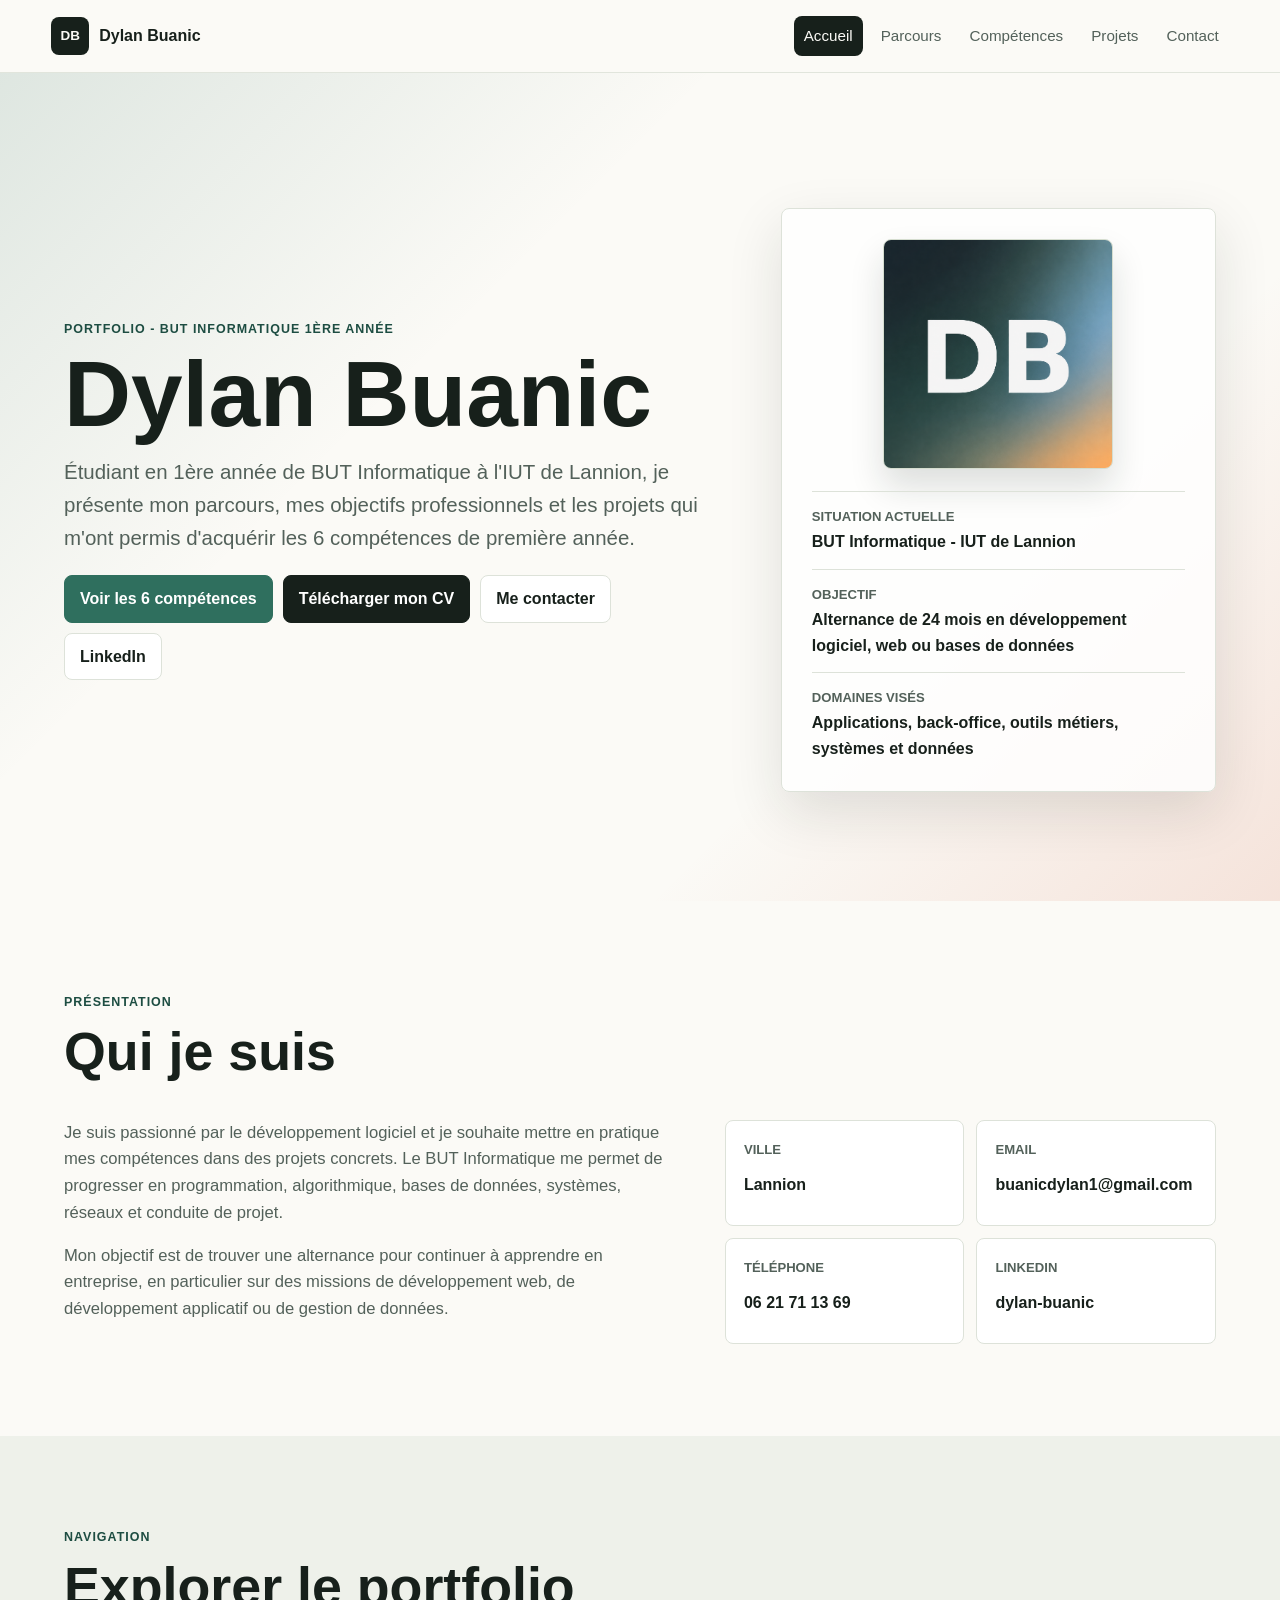
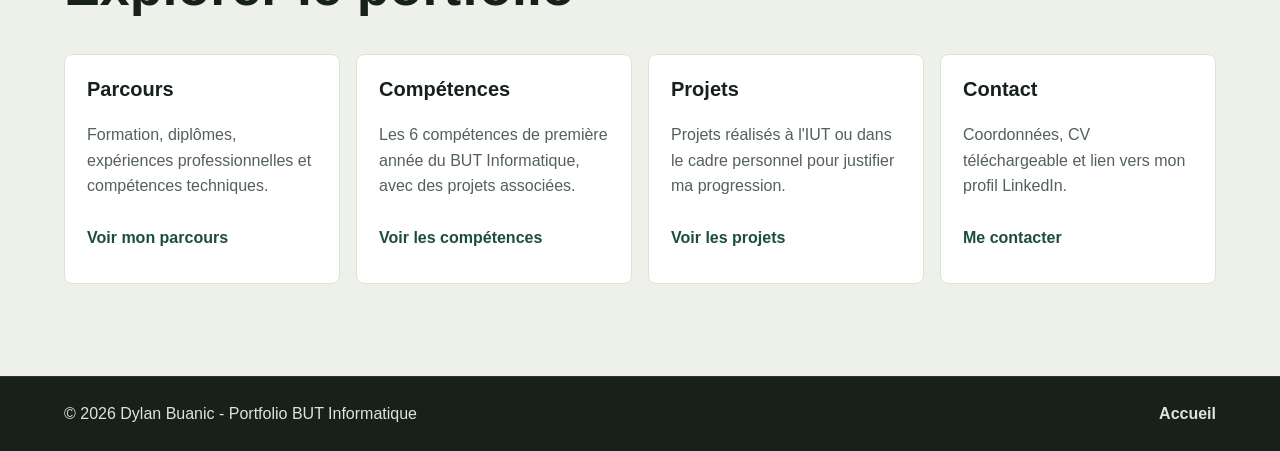
<file: index.html>
<!DOCTYPE html>
<html lang="fr">
<head>
  <meta charset="UTF-8">
  <meta name="viewport" content="width=device-width, initial-scale=1.0">
  <title>Accueil - Dylan Buanic</title>
  <meta name="description" content="Accueil du portfolio de Dylan Buanic, étudiant en première année de BUT Informatique à l'IUT de Lannion.">
  <link rel="stylesheet" href="styles.css?v=photo-fix">
</head>
<body>
  <header class="site-header">
    <a class="brand" href="index.html" aria-label="Retour à l'accueil">
      <span class="brand-mark">DB</span>
      <span>Dylan Buanic</span>
    </a>
    <nav class="main-nav" aria-label="Navigation principale">
      <a class="active" href="index.html">Accueil</a>
      <a href="parcours.html">Parcours</a>
      <a href="competences.html">Compétences</a>
      <a href="projets.html">Projets</a>
      <a href="contact.html">Contact</a>
    </nav>
  </header>

  <main>
    <section class="hero">
      <div class="hero-content">
        <p class="kicker">Portfolio - BUT Informatique 1ère année</p>
        <h1>Dylan Buanic</h1>
        <p class="hero-lead">
          Étudiant en 1ère année de BUT Informatique à l'IUT de Lannion, je présente mon parcours,
          mes objectifs professionnels et les projets qui m'ont permis d'acquérir les 6 compétences de première année.
        </p>
        <div class="hero-actions" aria-label="Actions principales">
          <a class="button primary" href="competences.html">Voir les 6 compétences</a>
          <a class="button secondary" href="assets/CV_Dylan_Buanic.pdf" download>Télécharger mon CV</a>
          <a class="button ghost" href="contact.html">Me contacter</a>
          <a class="button ghost" href="https://www.linkedin.com/in/dylan-buanic-a615283ba/" target="_blank" rel="noreferrer">LinkedIn</a>
        </div>
      </div>

      <aside class="hero-panel" aria-label="Résumé rapide">
        <img class="portrait" src="assets/imagePDP.png" alt="Photo de profil de Dylan Buanic">
        <dl class="identity-list">
          <div>
            <dt>Situation actuelle</dt>
            <dd>BUT Informatique - IUT de Lannion</dd>
          </div>
          <div>
            <dt>Objectif</dt>
            <dd>Alternance de 24 mois en développement logiciel, web ou bases de données</dd>
          </div>
          <div>
            <dt>Domaines visés</dt>
            <dd>Applications, back-office, outils métiers, systèmes et données</dd>
          </div>
        </dl>
      </aside>
    </section>

    <section class="section">
      <div class="section-heading">
        <p class="kicker">Présentation</p>
        <h2>Qui je suis</h2>
      </div>
      <div class="two-columns">
        <div>
          <p>
            Je suis passionné par le développement logiciel et je souhaite mettre en pratique mes compétences
            dans des projets concrets. Le BUT Informatique me permet de progresser en programmation,
            algorithmique, bases de données, systèmes, réseaux et conduite de projet.
          </p>
          <p>
            Mon objectif est de trouver une alternance pour continuer à apprendre en entreprise, en particulier
            sur des missions de développement web, de développement applicatif ou de gestion de données.
          </p>
        </div>
        <div class="fact-grid" aria-label="Informations principales">
          <div class="fact">
            <span>Ville</span>
            <strong>Lannion</strong>
          </div>
          <div class="fact">
            <span>Email</span>
            <strong>buanicdylan1@gmail.com</strong>
          </div>
          <div class="fact">
            <span>Téléphone</span>
            <strong>06 21 71 13 69</strong>
          </div>
          <div class="fact">
            <span>LinkedIn</span>
            <strong><a href="https://www.linkedin.com/in/dylan-buanic-a615283ba/" target="_blank" rel="noreferrer">dylan-buanic</a></strong>
          </div>
        </div>
      </div>
    </section>

    <section class="section muted">
      <div class="section-heading">
        <p class="kicker">Navigation</p>
        <h2>Explorer le portfolio</h2>
      </div>
      <div class="overview-grid">
        <article class="overview-card">
          <h3>Parcours</h3>
          <p>Formation, diplômes, expériences professionnelles et compétences techniques.</p>
          <a href="parcours.html">Voir mon parcours</a>
        </article>
        <article class="overview-card">
          <h3>Compétences</h3>
          <p>Les 6 compétences de première année du BUT Informatique, avec des projets associées.</p>
          <a href="competences.html">Voir les compétences</a>
        </article>
        <article class="overview-card">
          <h3>Projets</h3>
          <p>Projets réalisés à l'IUT ou dans le cadre personnel pour justifier ma progression.   
          </p>
          <a href="projets.html">Voir les projets</a>
        </article>
        <article class="overview-card">
          <h3>Contact</h3>
          <p>Coordonnées, CV téléchargeable et lien vers mon profil LinkedIn.</p>
          <a href="contact.html">Me contacter</a>
        </article>
      </div>
    </section>
  </main>

  <footer class="site-footer">
    <p>© 2026 Dylan Buanic - Portfolio BUT Informatique</p>
    <a href="index.html">Accueil</a>
  </footer>
</body>
</html>
</file>
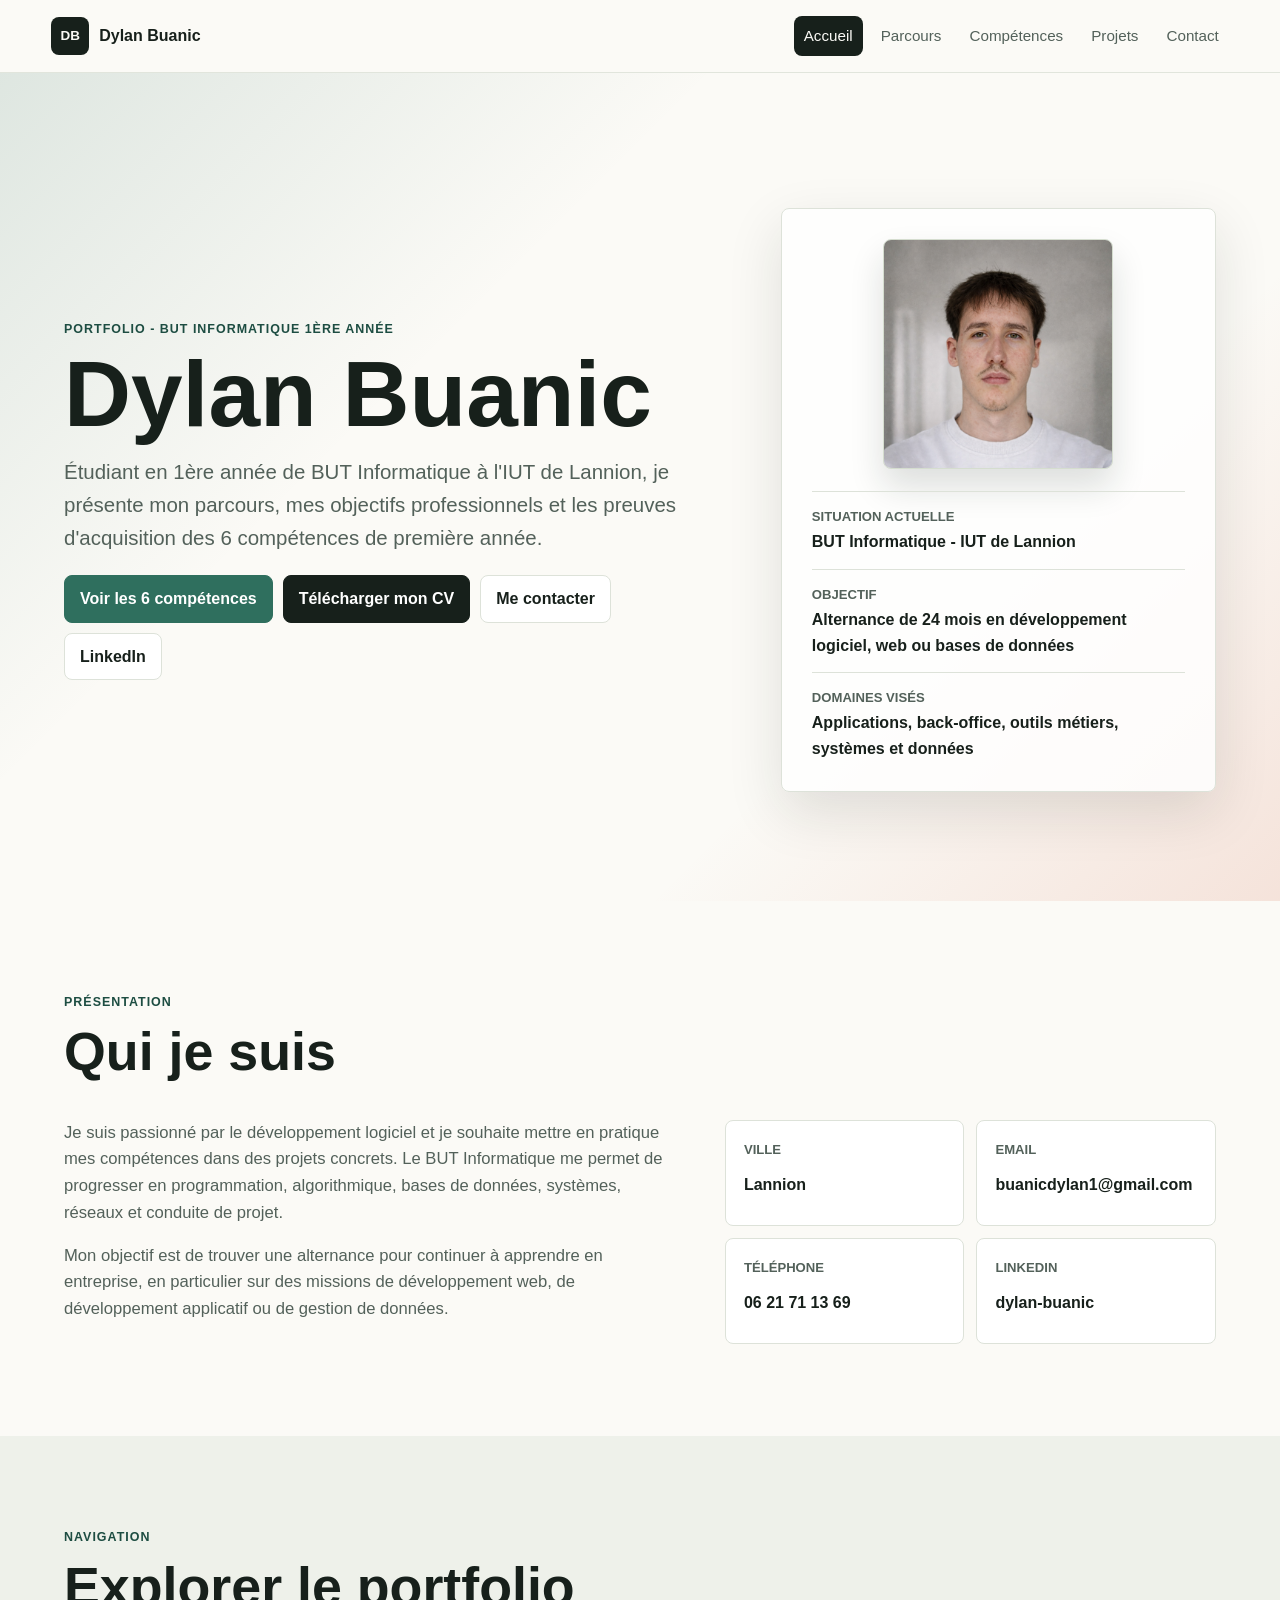
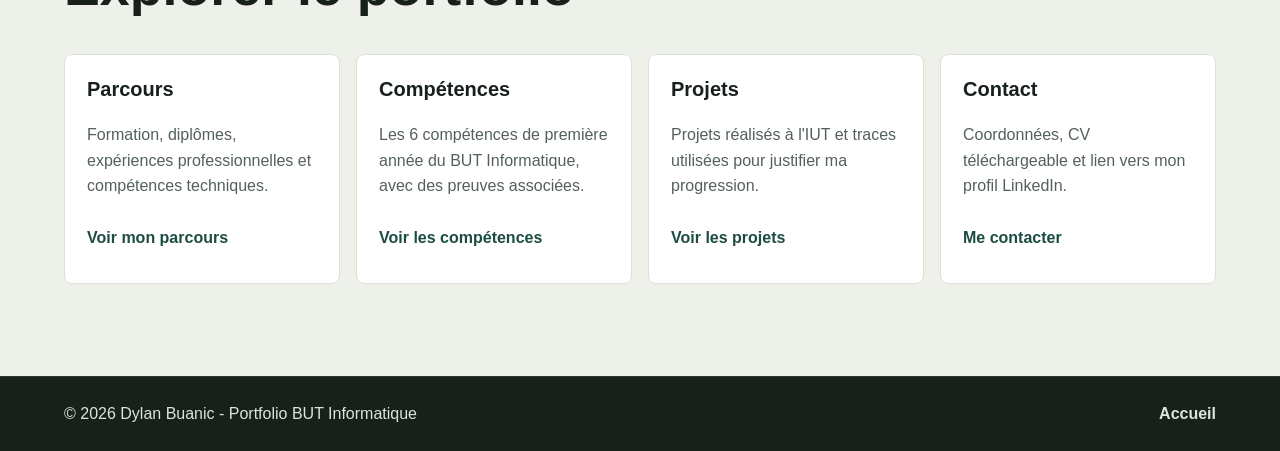
<file: portfolio/index.html>
<!DOCTYPE html>
<html lang="fr">
<head>
  <meta charset="UTF-8">
  <meta name="viewport" content="width=device-width, initial-scale=1.0">
  <title>Accueil - Dylan Buanic</title>
  <meta name="description" content="Accueil du portfolio de Dylan Buanic, étudiant en première année de BUT Informatique à l'IUT de Lannion.">
  <link rel="stylesheet" href="styles.css?v=photo-fix">
</head>
<body>
  <header class="site-header">
    <a class="brand" href="index.html" aria-label="Retour à l'accueil">
      <span class="brand-mark">DB</span>
      <span>Dylan Buanic</span>
    </a>
    <nav class="main-nav" aria-label="Navigation principale">
      <a class="active" href="index.html">Accueil</a>
      <a href="parcours.html">Parcours</a>
      <a href="competences.html">Compétences</a>
      <a href="projets.html">Projets</a>
      <a href="contact.html">Contact</a>
    </nav>
  </header>

  <main>
    <section class="hero">
      <div class="hero-content">
        <p class="kicker">Portfolio - BUT Informatique 1ère année</p>
        <h1>Dylan Buanic</h1>
        <p class="hero-lead">
          Étudiant en 1ère année de BUT Informatique à l'IUT de Lannion, je présente mon parcours,
          mes objectifs professionnels et les preuves d'acquisition des 6 compétences de première année.
        </p>
        <div class="hero-actions" aria-label="Actions principales">
          <a class="button primary" href="competences.html">Voir les 6 compétences</a>
          <a class="button secondary" href="assets/CV_Dylan_Buanic.pdf" download>Télécharger mon CV</a>
          <a class="button ghost" href="contact.html">Me contacter</a>
          <a class="button ghost" href="https://www.linkedin.com/in/dylan-buanic-a615283ba/" target="_blank" rel="noreferrer">LinkedIn</a>
        </div>
      </div>

      <aside class="hero-panel" aria-label="Résumé rapide">
        <img class="portrait" src="assets/photo-profil-dylan.png" alt="Photo de profil de Dylan Buanic">
        <dl class="identity-list">
          <div>
            <dt>Situation actuelle</dt>
            <dd>BUT Informatique - IUT de Lannion</dd>
          </div>
          <div>
            <dt>Objectif</dt>
            <dd>Alternance de 24 mois en développement logiciel, web ou bases de données</dd>
          </div>
          <div>
            <dt>Domaines visés</dt>
            <dd>Applications, back-office, outils métiers, systèmes et données</dd>
          </div>
        </dl>
      </aside>
    </section>

    <section class="section">
      <div class="section-heading">
        <p class="kicker">Présentation</p>
        <h2>Qui je suis</h2>
      </div>
      <div class="two-columns">
        <div>
          <p>
            Je suis passionné par le développement logiciel et je souhaite mettre en pratique mes compétences
            dans des projets concrets. Le BUT Informatique me permet de progresser en programmation,
            algorithmique, bases de données, systèmes, réseaux et conduite de projet.
          </p>
          <p>
            Mon objectif est de trouver une alternance pour continuer à apprendre en entreprise, en particulier
            sur des missions de développement web, de développement applicatif ou de gestion de données.
          </p>
        </div>
        <div class="fact-grid" aria-label="Informations principales">
          <div class="fact">
            <span>Ville</span>
            <strong>Lannion</strong>
          </div>
          <div class="fact">
            <span>Email</span>
            <strong>buanicdylan1@gmail.com</strong>
          </div>
          <div class="fact">
            <span>Téléphone</span>
            <strong>06 21 71 13 69</strong>
          </div>
          <div class="fact">
            <span>LinkedIn</span>
            <strong><a href="https://www.linkedin.com/in/dylan-buanic-a615283ba/" target="_blank" rel="noreferrer">dylan-buanic</a></strong>
          </div>
        </div>
      </div>
    </section>

    <section class="section muted">
      <div class="section-heading">
        <p class="kicker">Navigation</p>
        <h2>Explorer le portfolio</h2>
      </div>
      <div class="overview-grid">
        <article class="overview-card">
          <h3>Parcours</h3>
          <p>Formation, diplômes, expériences professionnelles et compétences techniques.</p>
          <a href="parcours.html">Voir mon parcours</a>
        </article>
        <article class="overview-card">
          <h3>Compétences</h3>
          <p>Les 6 compétences de première année du BUT Informatique, avec des preuves associées.</p>
          <a href="competences.html">Voir les compétences</a>
        </article>
        <article class="overview-card">
          <h3>Projets</h3>
          <p>Projets réalisés à l'IUT et traces utilisées pour justifier ma progression.</p>
          <a href="projets.html">Voir les projets</a>
        </article>
        <article class="overview-card">
          <h3>Contact</h3>
          <p>Coordonnées, CV téléchargeable et lien vers mon profil LinkedIn.</p>
          <a href="contact.html">Me contacter</a>
        </article>
      </div>
    </section>
  </main>

  <footer class="site-footer">
    <p>© 2026 Dylan Buanic - Portfolio BUT Informatique</p>
    <a href="index.html">Accueil</a>
  </footer>
</body>
</html>
</file>
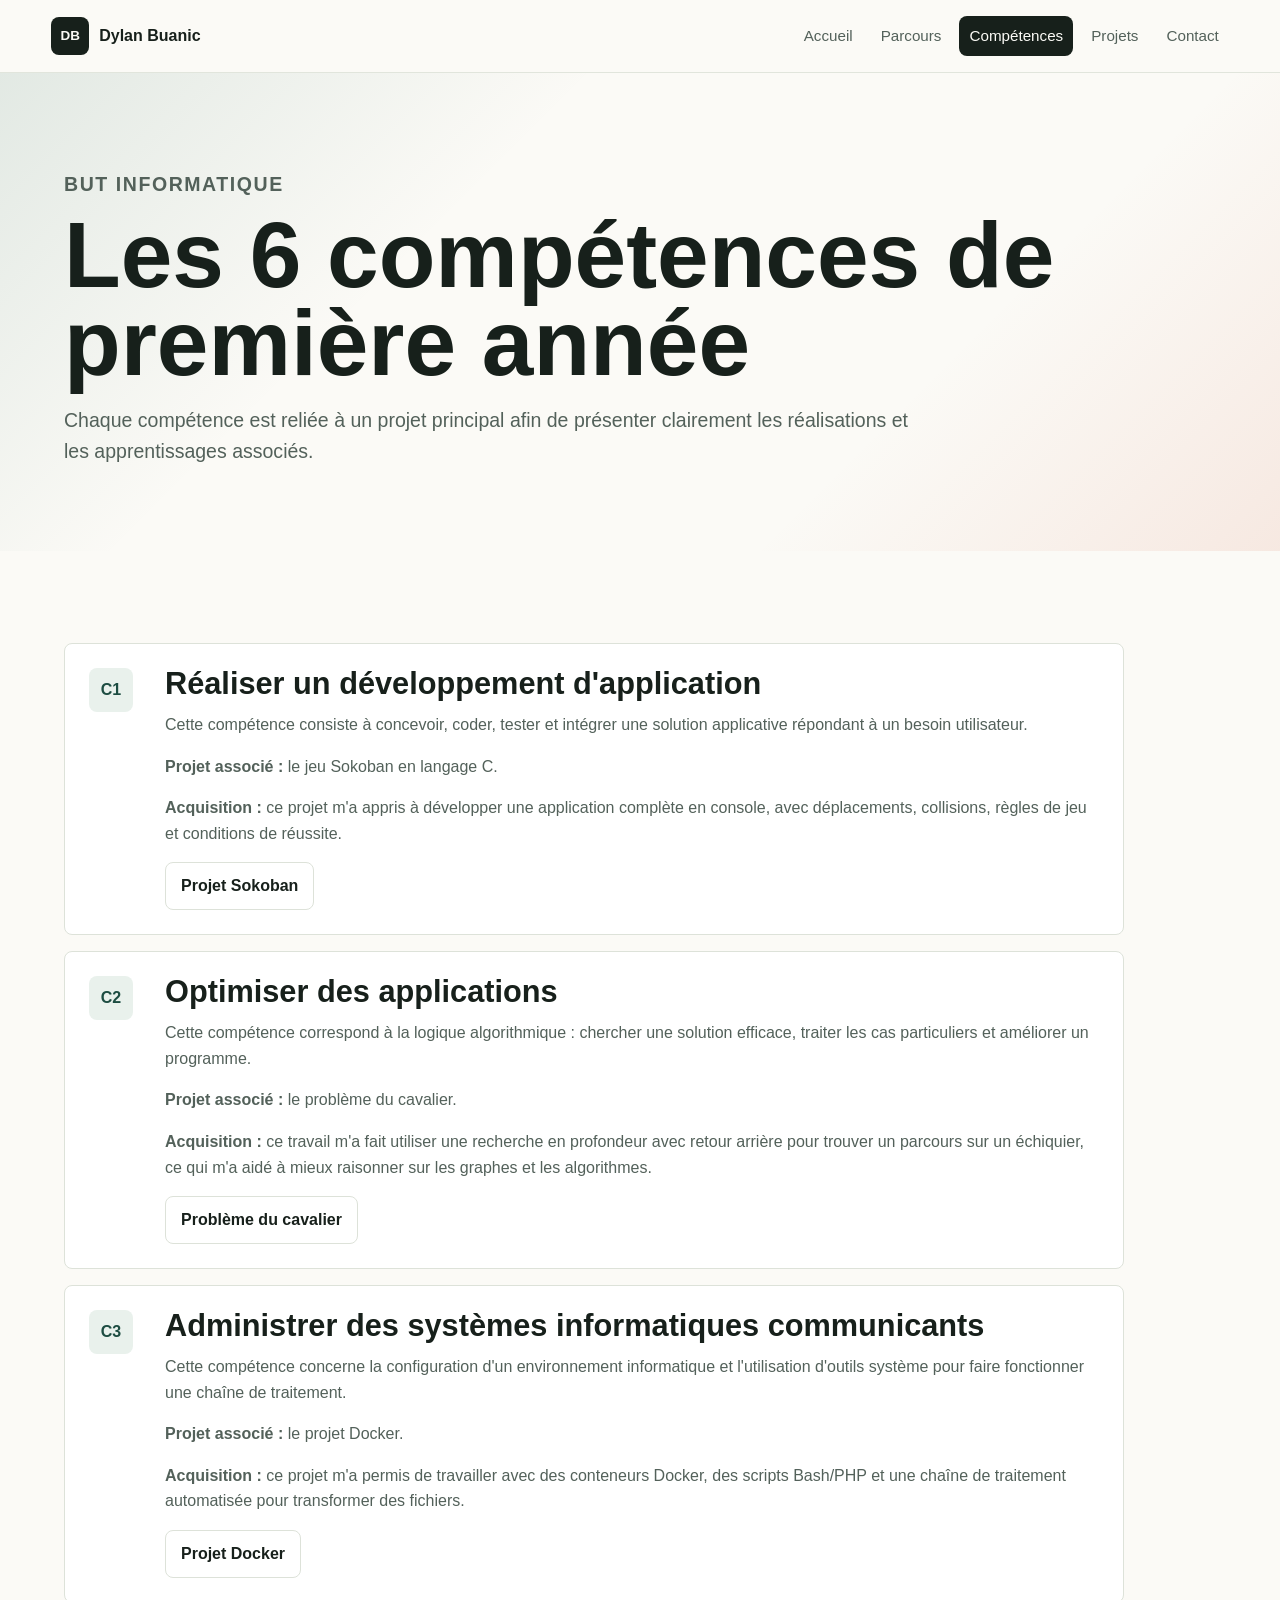
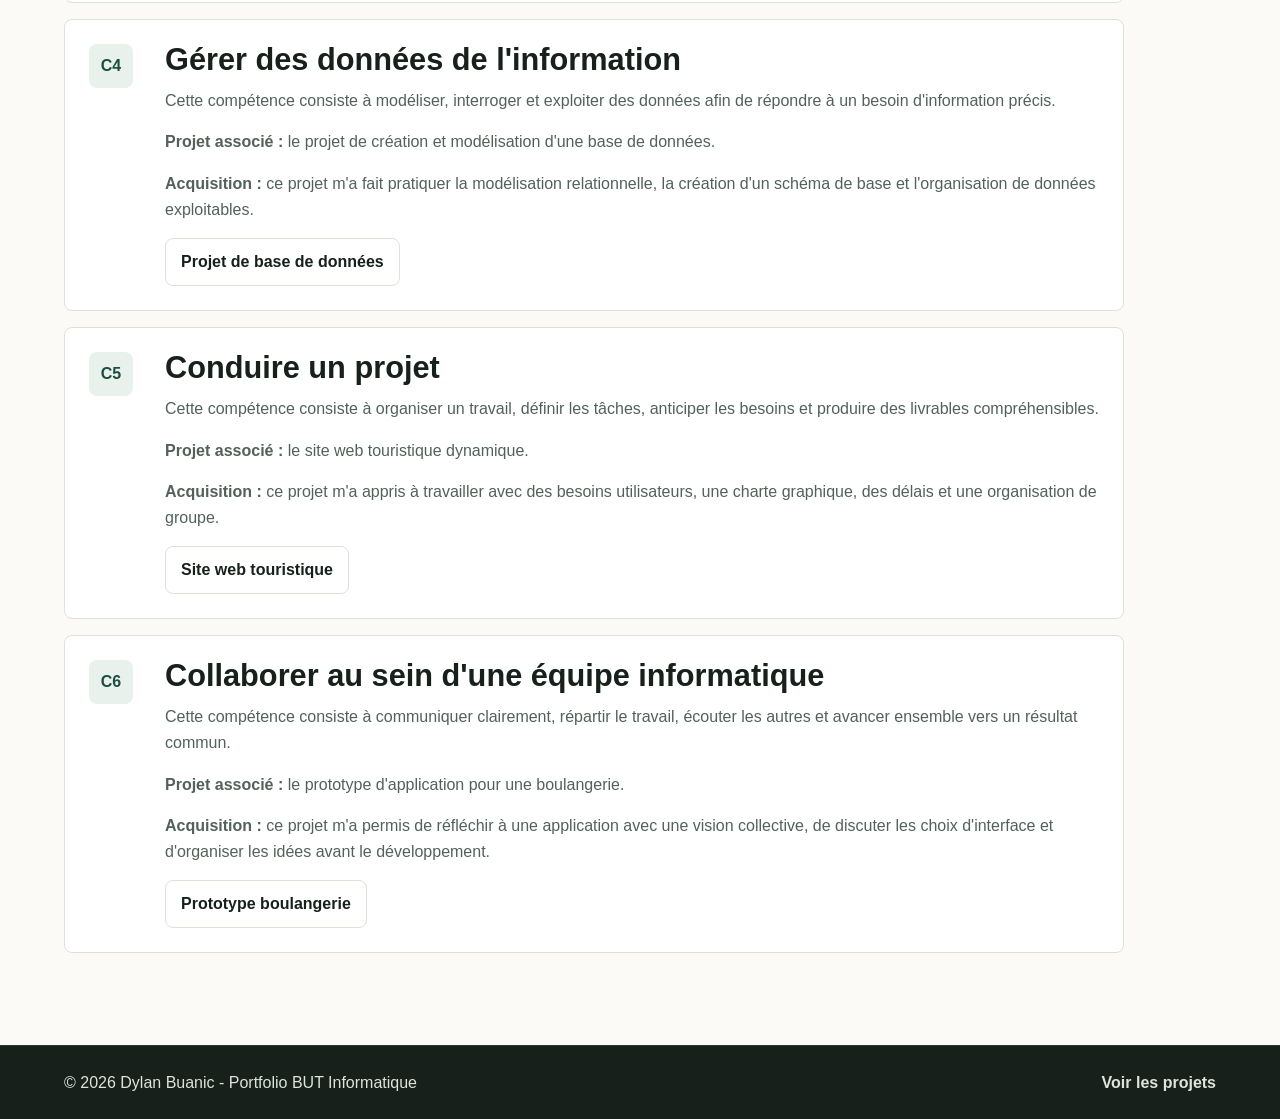
<file: competences.html>
<!DOCTYPE html>
<html lang="fr">
<head>
  <meta charset="UTF-8">
  <meta name="viewport" content="width=device-width, initial-scale=1.0">
  <title>Compétences - Dylan Buanic</title>
  <meta name="description" content="Les 6 compétences de première année du BUT Informatique dans le portfolio de Dylan Buanic.">
  <link rel="stylesheet" href="styles.css?v=photo-fix">
</head>
<body>
  <header class="site-header">
    <a class="brand" href="index.html" aria-label="Retour à l'accueil">
      <span class="brand-mark">DB</span>
      <span>Dylan Buanic</span>
    </a>
    <nav class="main-nav" aria-label="Navigation principale">
      <a href="index.html">Accueil</a>
      <a href="parcours.html">Parcours</a>
      <a class="active" href="competences.html">Compétences</a>
      <a href="projets.html">Projets</a>
      <a href="contact.html">Contact</a>
    </nav>
  </header>

  <main>
    <section class="page-hero">
      <p class="kicker">BUT Informatique</p>
      <h1>Les 6 compétences de première année</h1>
      <p>
        Chaque compétence est reliée à un projet principal afin de présenter clairement les réalisations
        et les apprentissages associés.
      </p>
    </section>

    <section class="section">
      <div class="competence-detail-list">
        <article class="competence-detail" id="c1">
          <span class="competence-number">C1</span>
          <div>
            <h2>Réaliser un développement d'application</h2>
            <p>
              Cette compétence consiste à concevoir, coder, tester et intégrer une solution applicative
              répondant à un besoin utilisateur.
            </p>
            <p><strong>Projet associé :</strong> le jeu Sokoban en langage C.</p>
            <p><strong>Acquisition :</strong> ce projet m'a appris à développer une application complète en console, avec déplacements, collisions, règles de jeu et conditions de réussite.</p>
            <div class="evidence-links" aria-label="Projet Sokoban">
              <a href="projets.html#sokoban">Projet Sokoban</a>
            </div>
          </div>
        </article>

        <article class="competence-detail" id="c2">
          <span class="competence-number">C2</span>
          <div>
            <h2>Optimiser des applications</h2>
            <p>
              Cette compétence correspond à la logique algorithmique : chercher une solution efficace,
              traiter les cas particuliers et améliorer un programme.
            </p>
            <p><strong>Projet associé :</strong> le problème du cavalier.</p>
            <p><strong>Acquisition :</strong> ce travail m'a fait utiliser une recherche en profondeur avec retour arrière pour trouver un parcours sur un échiquier, ce qui m'a aidé à mieux raisonner sur les graphes et les algorithmes.</p>
            <div class="evidence-links" aria-label="Projet problème du cavalier">
              <a href="projets.html#cavalier">Problème du cavalier</a>
            </div>
          </div>
        </article>

        <article class="competence-detail" id="c3">
          <span class="competence-number">C3</span>
          <div>
            <h2>Administrer des systèmes informatiques communicants</h2>
            <p>
              Cette compétence concerne la configuration d'un environnement informatique et l'utilisation
              d'outils système pour faire fonctionner une chaîne de traitement.
            </p>
            <p><strong>Projet associé :</strong> le projet Docker.</p>
            <p><strong>Acquisition :</strong> ce projet m'a permis de travailler avec des conteneurs Docker, des scripts Bash/PHP et une chaîne de traitement automatisée pour transformer des fichiers.</p>
            <div class="evidence-links" aria-label="Projet Docker">
              <a href="projets.html#sae103-docker">Projet Docker</a>
            </div>
          </div>
        </article>

        <article class="competence-detail" id="c4">
          <span class="competence-number">C4</span>
          <div>
            <h2>Gérer des données de l'information</h2>
            <p>
              Cette compétence consiste à modéliser, interroger et exploiter des données afin de répondre
              à un besoin d'information précis.
            </p>
            <p><strong>Projet associé :</strong> le projet de création et modélisation d'une base de données.</p>
            <p><strong>Acquisition :</strong> ce projet m'a fait pratiquer la modélisation relationnelle, la création d'un schéma de base et l'organisation de données exploitables.</p>
            <div class="evidence-links" aria-label="Projet de base de données">
              <a href="projets.html#sae104-bdd">Projet de base de données</a>
            </div>
          </div>
        </article>

        <article class="competence-detail" id="c5">
          <span class="competence-number">C5</span>
          <div>
            <h2>Conduire un projet</h2>
            <p>
              Cette compétence consiste à organiser un travail, définir les tâches, anticiper les besoins
              et produire des livrables compréhensibles.
            </p>
            <p><strong>Projet associé :</strong> le site web touristique dynamique.</p>
            <p><strong>Acquisition :</strong> ce projet m'a appris à travailler avec des besoins utilisateurs, une charte graphique, des délais et une organisation de groupe.</p>
            <div class="evidence-links" aria-label="Projet site web touristique">
              <a href="projets.html#site-touristique">Site web touristique</a>
            </div>
          </div>
        </article>

        <article class="competence-detail" id="c6">
          <span class="competence-number">C6</span>
          <div>
            <h2>Collaborer au sein d'une équipe informatique</h2>
            <p>
              Cette compétence consiste à communiquer clairement, répartir le travail, écouter les autres et avancer ensemble
              vers un résultat commun.
            </p>
            <p><strong>Projet associé :</strong> le prototype d'application pour une boulangerie.</p>
            <p><strong>Acquisition :</strong> ce projet m'a permis de réfléchir à une application avec une vision collective, de discuter les choix d'interface et d'organiser les idées avant le développement.</p>
            <div class="evidence-links" aria-label="Projet prototype boulangerie">
              <a href="projets.html#boulangerie">Prototype boulangerie</a>
            </div>
          </div>
        </article>
      </div>
    </section>
  </main>

  <footer class="site-footer">
    <p>© 2026 Dylan Buanic - Portfolio BUT Informatique</p>
    <a href="projets.html">Voir les projets</a>
  </footer>
</body>
</html>
</file>
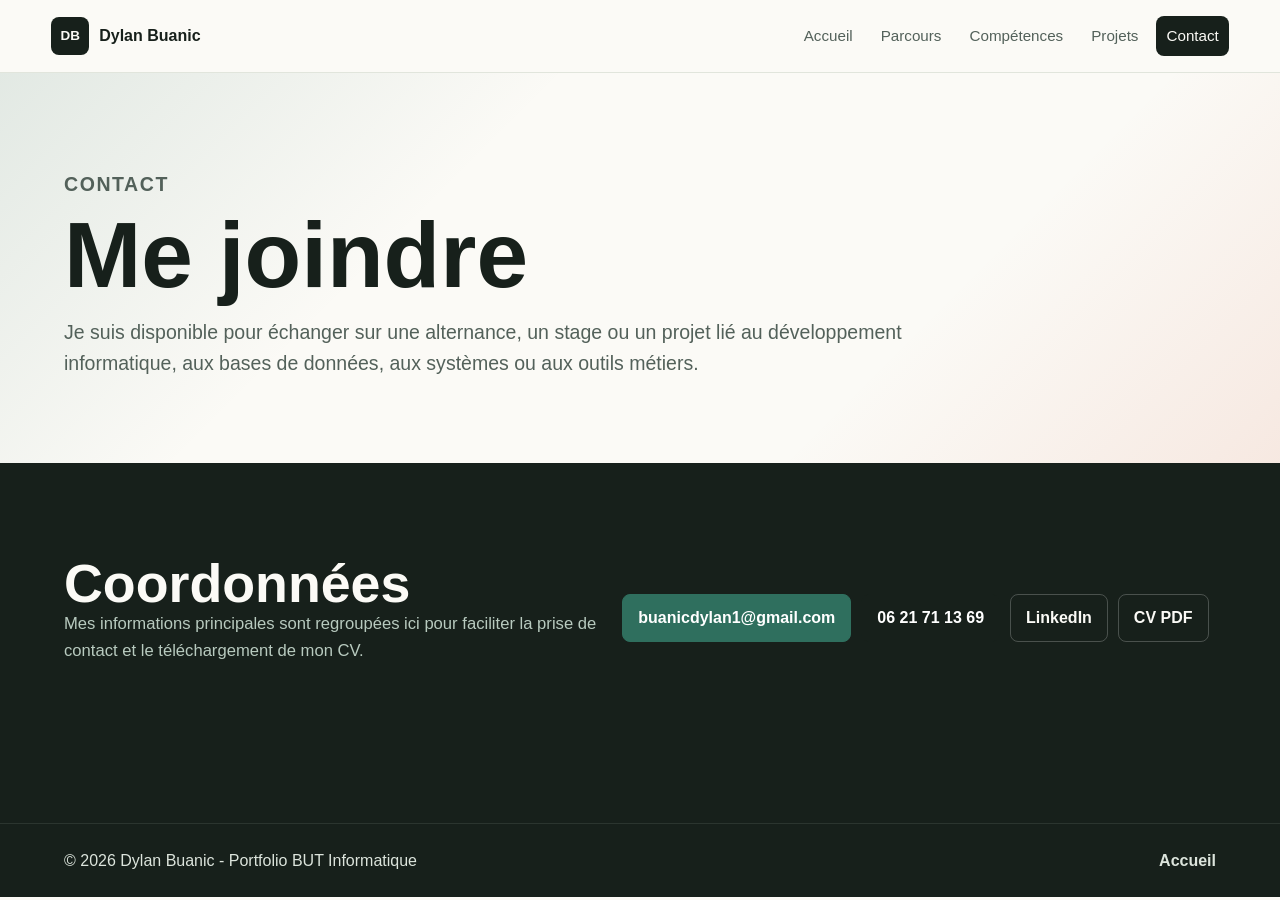
<file: contact.html>
<!DOCTYPE html>
<html lang="fr">
<head>
  <meta charset="UTF-8">
  <meta name="viewport" content="width=device-width, initial-scale=1.0">
  <title>Contact - Dylan Buanic</title>
  <meta name="description" content="Contact, CV et LinkedIn de Dylan Buanic.">
  <link rel="stylesheet" href="styles.css?v=photo-fix">
</head>
<body>
  <header class="site-header">
    <a class="brand" href="index.html" aria-label="Retour à l'accueil">
      <span class="brand-mark">DB</span>
      <span>Dylan Buanic</span>
    </a>
    <nav class="main-nav" aria-label="Navigation principale">
      <a href="index.html">Accueil</a>
      <a href="parcours.html">Parcours</a>
      <a href="competences.html">Compétences</a>
      <a href="projets.html">Projets</a>
      <a class="active" href="contact.html">Contact</a>
    </nav>
  </header>

  <main>
    <section class="page-hero">
      <p class="kicker">Contact</p>
      <h1>Me joindre</h1>
      <p>
        Je suis disponible pour échanger sur une alternance, un stage ou un projet lié au développement
        informatique, aux bases de données, aux systèmes ou aux outils métiers.
      </p>
    </section>

    <section class="section contact-section page-contact">
      <div class="contact-layout">
        <div>
          <h2>Coordonnées</h2>
          <p>
            Mes informations principales sont regroupées ici pour faciliter la prise de contact et le
            téléchargement de mon CV.
          </p>
        </div>
        <div class="contact-actions">
          <a class="button primary" href="mailto:buanicdylan1@gmail.com">buanicdylan1@gmail.com</a>
          <a class="button secondary" href="tel:+33621711369">06 21 71 13 69</a>
          <a class="button ghost" href="https://www.linkedin.com/in/dylan-buanic-a615283ba/" target="_blank" rel="noreferrer">LinkedIn</a>
          <a class="button ghost" href="assets/CV_Dylan_Buanic.pdf" download>CV PDF</a>
        </div>
      </div>
    </section>
  </main>

  <footer class="site-footer">
    <p>© 2026 Dylan Buanic - Portfolio BUT Informatique</p>
    <a href="index.html">Accueil</a>
  </footer>
</body>
</html>
</file>
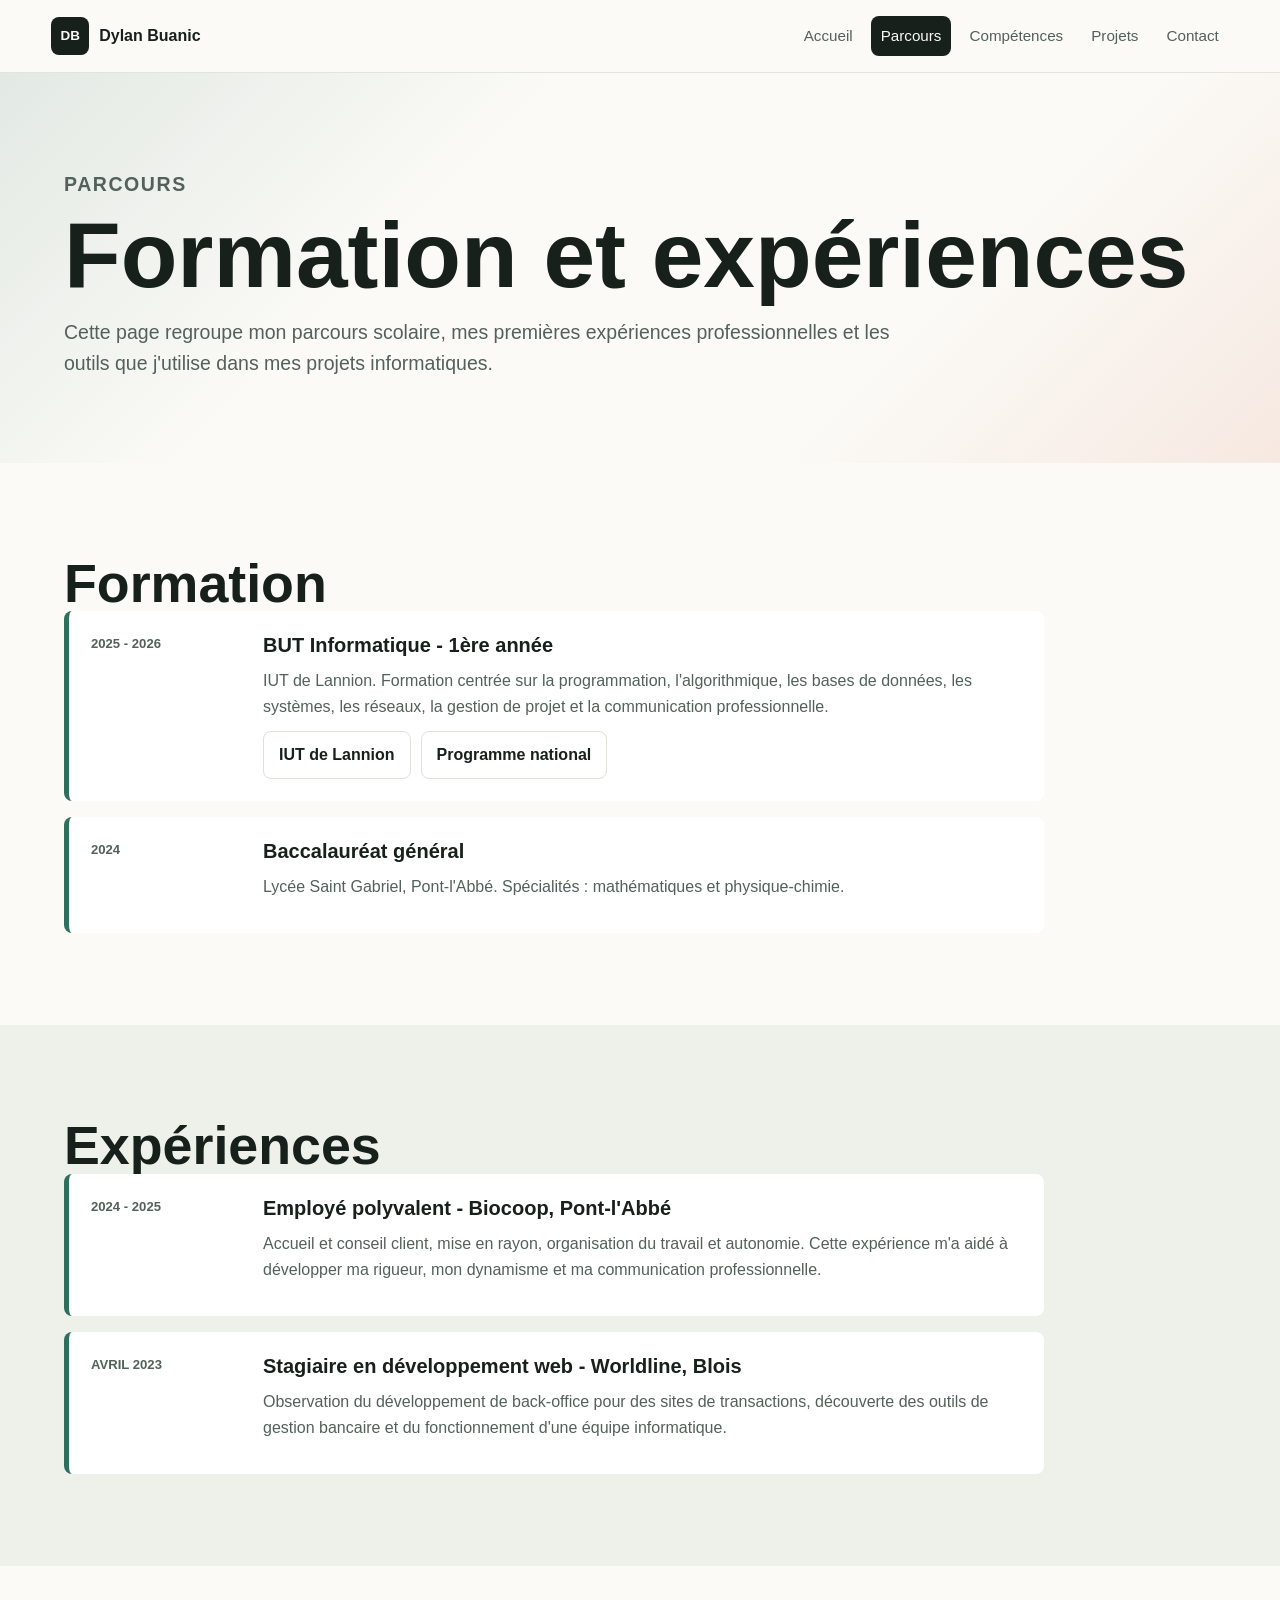
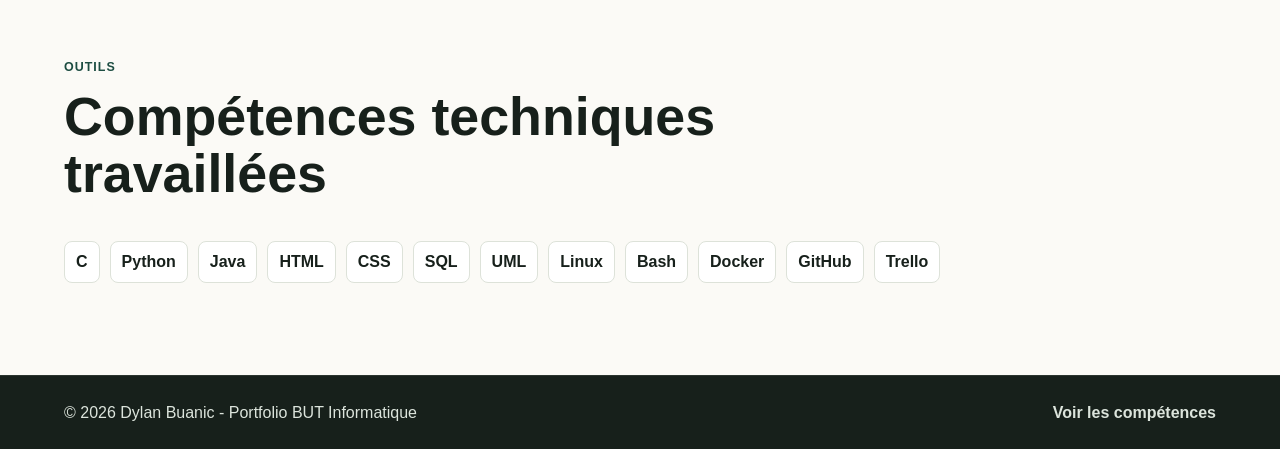
<file: parcours.html>
<!DOCTYPE html>
<html lang="fr">
<head>
  <meta charset="UTF-8">
  <meta name="viewport" content="width=device-width, initial-scale=1.0">
  <title>Parcours - Dylan Buanic</title>
  <meta name="description" content="Formation, diplômes et expériences de Dylan Buanic.">
  <link rel="stylesheet" href="styles.css?v=photo-fix">
</head>
<body>
  <header class="site-header">
    <a class="brand" href="index.html" aria-label="Retour à l'accueil">
      <span class="brand-mark">DB</span>
      <span>Dylan Buanic</span>
    </a>
    <nav class="main-nav" aria-label="Navigation principale">
      <a href="index.html">Accueil</a>
      <a class="active" href="parcours.html">Parcours</a>
      <a href="competences.html">Compétences</a>
      <a href="projets.html">Projets</a>
      <a href="contact.html">Contact</a>
    </nav>
  </header>

  <main>
    <section class="page-hero">
      <p class="kicker">Parcours</p>
      <h1>Formation et expériences</h1>
      <p>
        Cette page regroupe mon parcours scolaire, mes premières expériences professionnelles et les outils
        que j'utilise dans mes projets informatiques.
      </p>
    </section>

    <section class="section">
      <h2>Formation</h2>
      <div class="timeline">
        <article class="timeline-item">
          <span class="timeline-date">2025 - 2026</span>
          <div>
            <h3>BUT Informatique - 1ère année</h3>
            <p>
              IUT de Lannion. Formation centrée sur la programmation, l'algorithmique, les bases de données,
              les systèmes, les réseaux, la gestion de projet et la communication professionnelle.
            </p>
            <div class="inline-links">
              <a href="https://iut-lannion.univ-rennes.fr/informatique" target="_blank" rel="noreferrer">IUT de Lannion</a>
              <a href="https://www.enseignementsup-recherche.gouv.fr/sites/default/files/2023-12/informatique-30855.pdf" target="_blank" rel="noreferrer">Programme national</a>
            </div>
          </div>
        </article>
        <article class="timeline-item">
          <span class="timeline-date">2024</span>
          <div>
            <h3>Baccalauréat général</h3>
            <p>Lycée Saint Gabriel, Pont-l'Abbé. Spécialités : mathématiques et physique-chimie.</p>
          </div>
        </article>
      </div>
    </section>

    <section class="section muted">
      <h2>Expériences</h2>
      <div class="timeline">
        <article class="timeline-item">
          <span class="timeline-date">2024 - 2025</span>
          <div>
            <h3>Employé polyvalent - Biocoop, Pont-l'Abbé</h3>
            <p>
              Accueil et conseil client, mise en rayon, organisation du travail et autonomie. Cette expérience
              m'a aidé à développer ma rigueur, mon dynamisme et ma communication professionnelle.
            </p>
          </div>
        </article>
        <article class="timeline-item">
          <span class="timeline-date">Avril 2023</span>
          <div>
            <h3>Stagiaire en développement web - Worldline, Blois</h3>
            <p>
              Observation du développement de back-office pour des sites de transactions, découverte des
              outils de gestion bancaire et du fonctionnement d'une équipe informatique.
            </p>
          </div>
        </article>
      </div>
    </section>

    <section class="section">
      <div class="section-heading">
        <p class="kicker">Outils</p>
        <h2>Compétences techniques travaillées</h2>
      </div>
      <div class="skills-strip" aria-label="Compétences techniques">
        <span>C</span>
        <span>Python</span>
        <span>Java</span>
        <span>HTML</span>
        <span>CSS</span>
        <span>SQL</span>
        <span>UML</span>
        <span>Linux</span>
        <span>Bash</span>
        <span>Docker</span>
        <span>GitHub</span>
        <span>Trello</span>
      </div>
    </section>
  </main>

  <footer class="site-footer">
    <p>© 2026 Dylan Buanic - Portfolio BUT Informatique</p>
    <a href="competences.html">Voir les compétences</a>
  </footer>
</body>
</html>
</file>
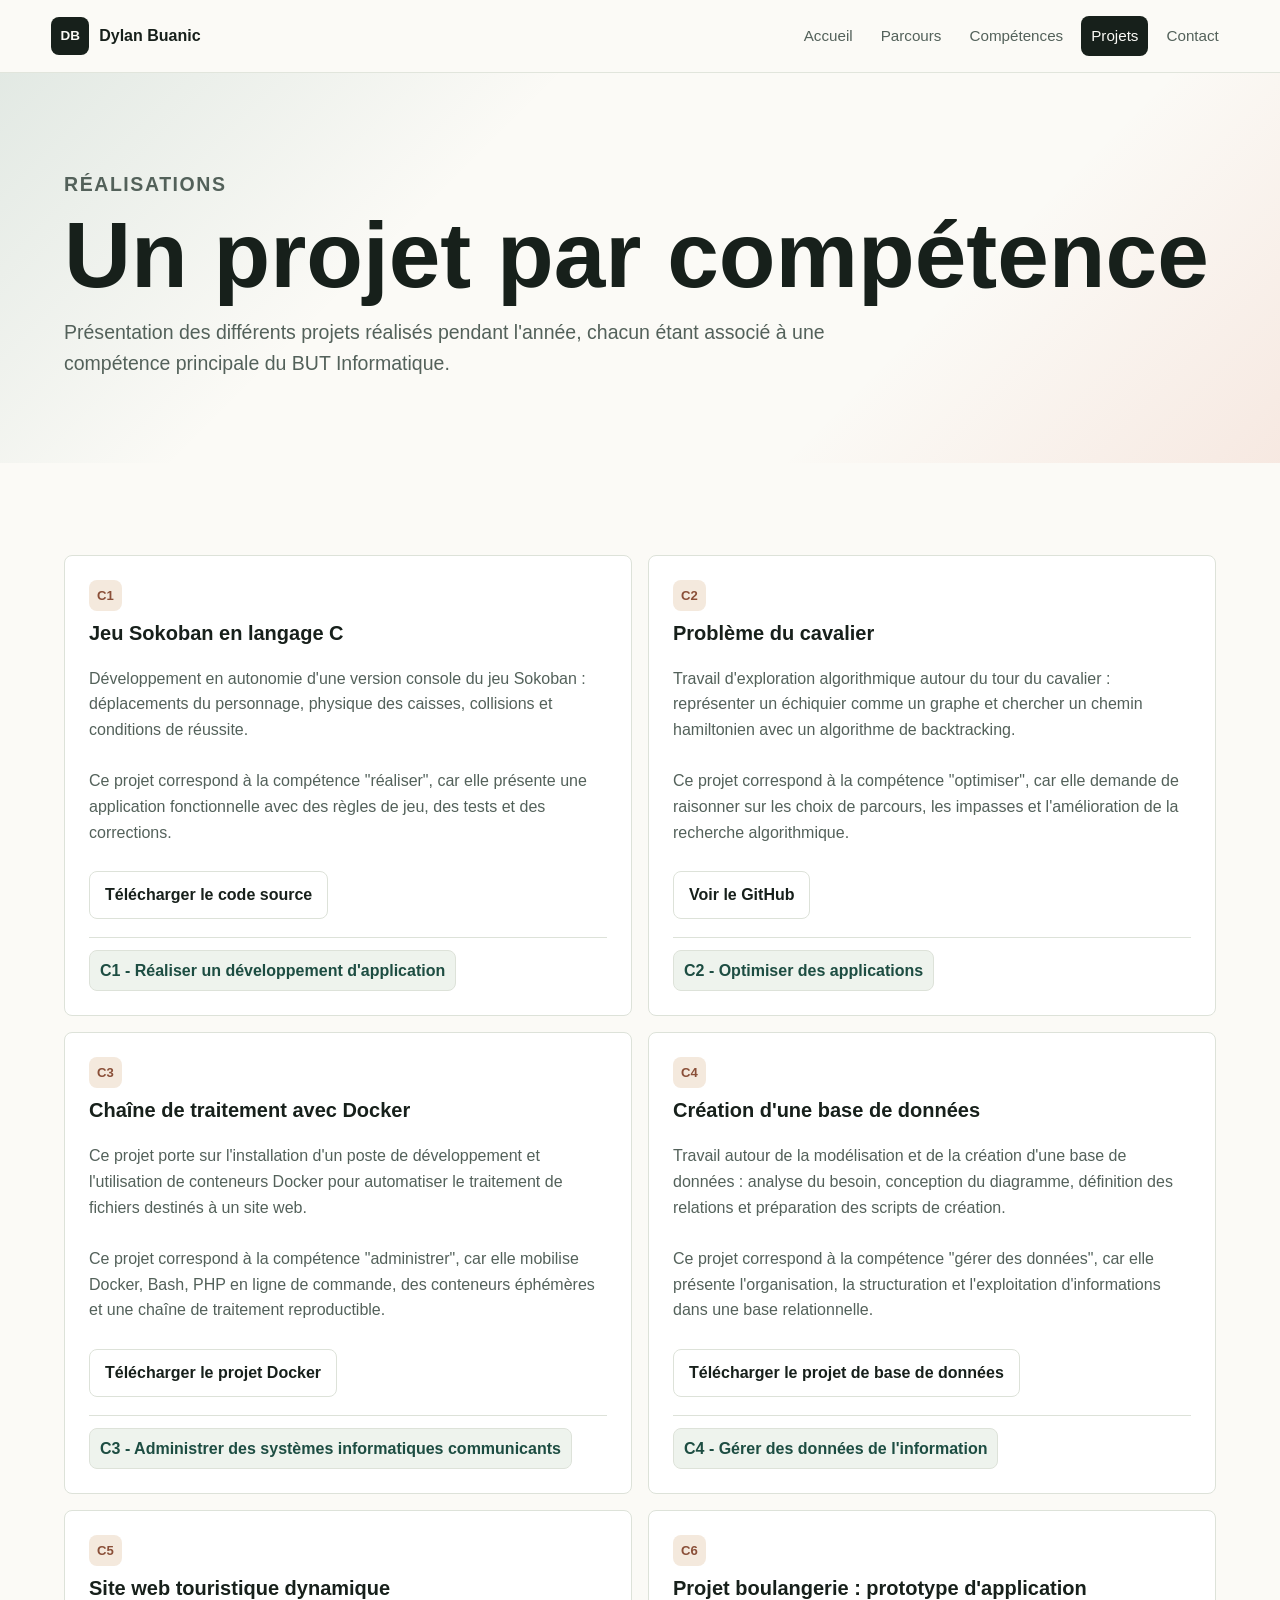
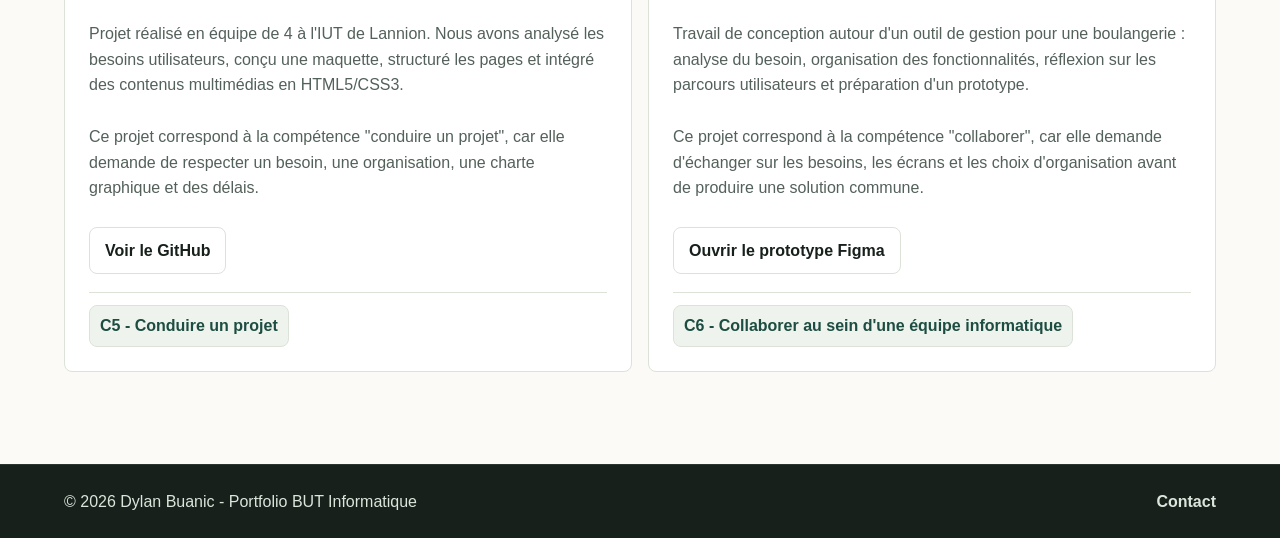
<file: projets.html>
<!DOCTYPE html>
<html lang="fr">
<head>
  <meta charset="UTF-8">
  <meta name="viewport" content="width=device-width, initial-scale=1.0">
  <title>Projets - Dylan Buanic</title>
  <meta name="description" content="Projets et traces du portfolio de Dylan Buanic.">
  <link rel="stylesheet" href="styles.css?v=photo-fix">
</head>
<body>
  <header class="site-header">
    <a class="brand" href="index.html" aria-label="Retour à l'accueil">
      <span class="brand-mark">DB</span>
      <span>Dylan Buanic</span>
    </a>
    <nav class="main-nav" aria-label="Navigation principale">
      <a href="index.html">Accueil</a>
      <a href="parcours.html">Parcours</a>
      <a href="competences.html">Compétences</a>
      <a class="active" href="projets.html">Projets</a>
      <a href="contact.html">Contact</a>
    </nav>
  </header>

  <main>
    <section class="page-hero">
      <p class="kicker">Réalisations</p>
      <h1>Un projet par compétence</h1>
      <p>
        Présentation des différents projets réalisés pendant l'année, chacun étant associé
        à une compétence principale du BUT Informatique.
      </p>
    </section>

    <section class="section">
      <div class="project-list">
        <article class="project-card" id="sokoban">
          <div class="project-copy">
            <span class="tag">C1</span>
            <h3>Jeu Sokoban en langage C</h3>
            <p>
              Développement en autonomie d'une version console du jeu Sokoban : déplacements du personnage,
              physique des caisses, collisions et conditions de réussite.
            </p>
            <p>
              Ce projet correspond à la compétence "réaliser", car elle présente une application
              fonctionnelle avec des règles de jeu, des tests et des corrections.
            </p>
            <div class="inline-links">
              <a href="assets/PROJETSOKOBAN.c" download>Télécharger le code source</a>
            </div>
            <div class="related-competences" aria-label="Compétence liée au jeu Sokoban">
              <a href="competences.html#c1">C1 - Réaliser un développement d'application</a>
            </div>
          </div>
        </article>

        <article class="project-card" id="cavalier">
          <div class="project-copy">
            <span class="tag">C2</span>
            <h3>Problème du cavalier</h3>
            <p>
              Travail d'exploration algorithmique autour du tour du cavalier : représenter un échiquier comme
              un graphe et chercher un chemin hamiltonien avec un algorithme de backtracking.
            </p>
            <p>
              Ce projet correspond à la compétence "optimiser", car elle demande de raisonner sur les choix de parcours,
              les impasses et l'amélioration de la recherche algorithmique.
            </p>
            <div class="inline-links">
              <a href="https://github.com/3vannn/SAE-2.02" target="_blank" rel="noreferrer">Voir le GitHub</a>
            </div>
            <div class="related-competences" aria-label="Compétence liée au problème du cavalier">
              <a href="competences.html#c2">C2 - Optimiser des applications</a>
            </div>
          </div>
        </article>

        <article class="project-card" id="sae103-docker">
          <div class="project-copy">
            <span class="tag">C3</span>
            <h3>Chaîne de traitement avec Docker</h3>
            <p>
              Ce projet porte sur l'installation d'un poste de développement et l'utilisation de conteneurs Docker
              pour automatiser le traitement de fichiers destinés à un site web.
            </p>
            <p>
              Ce projet correspond à la compétence "administrer", car elle mobilise Docker, Bash, PHP en ligne de commande,
              des conteneurs éphémères et une chaîne de traitement reproductible.
            </p>
            <div class="inline-links">
              <a href="assets/projet-docker-complet.zip" download>Télécharger le projet Docker</a>
            </div>
            <div class="related-competences" aria-label="Compétence liée au projet Docker">
              <a href="competences.html#c3">C3 - Administrer des systèmes informatiques communicants</a>
            </div>
          </div>
        </article>

        <article class="project-card" id="sae104-bdd">
          <div class="project-copy">
            <span class="tag">C4</span>
            <h3>Création d'une base de données</h3>
            <p>
              Travail autour de la modélisation et de la création d'une base de données : analyse du besoin,
              conception du diagramme, définition des relations et préparation des scripts de création.
            </p>
            <p>
              Ce projet correspond à la compétence "gérer des données", car elle présente l'organisation,
              la structuration et l'exploitation d'informations dans une base relationnelle.
            </p>
            <div class="inline-links">
              <a href="assets/projet-base-de-donnees-complet.zip" download>Télécharger le projet de base de données</a>
            </div>
            <div class="related-competences" aria-label="Compétence liée au projet de base de données">
              <a href="competences.html#c4">C4 - Gérer des données de l'information</a>
            </div>
          </div>
        </article>

        <article class="project-card" id="site-touristique">
          <div class="project-copy">
            <span class="tag">C5</span>
            <h3>Site web touristique dynamique</h3>
            <p>
              Projet réalisé en équipe de 4 à l'IUT de Lannion. Nous avons analysé les besoins utilisateurs,
              conçu une maquette, structuré les pages et intégré des contenus multimédias en HTML5/CSS3.
            </p>
            <p>
              Ce projet correspond à la compétence "conduire un projet", car elle demande de respecter un besoin,
              une organisation, une charte graphique et des délais.
            </p>
            <div class="inline-links">
              <a href="https://github.com/Saynex228/site-portugal-tourism" target="_blank" rel="noreferrer">Voir le GitHub</a>
            </div>
            <div class="related-competences" aria-label="Compétence liée au site touristique">
              <a href="competences.html#c5">C5 - Conduire un projet</a>
            </div>
          </div>
        </article>

        <article class="project-card" id="boulangerie">
          <div class="project-copy">
            <span class="tag">C6</span>
            <h3>Projet boulangerie : prototype d'application</h3>
            <p>
              Travail de conception autour d'un outil de gestion pour une boulangerie : analyse du besoin,
              organisation des fonctionnalités, réflexion sur les parcours utilisateurs et préparation d'un prototype.
            </p>
            <p>
              Ce projet correspond à la compétence "collaborer", car elle demande d'échanger sur les besoins,
              les écrans et les choix d'organisation avant de produire une solution commune.
            </p>
            <div class="inline-links">
              <a href="https://www.figma.com/proto/wZGs14nMVqGBvM8hCrn068/Maquettes-Principale-Boulangerie-Chausson?node-id=2-3&p=f&t=wtktDBCOM9G4yUtj-1&scaling=min-zoom&content-scaling=fixed&page-id=2%3A2" target="_blank" rel="noreferrer">Ouvrir le prototype Figma</a>
            </div>
            <div class="related-competences" aria-label="Compétence liée au projet boulangerie">
              <a href="competences.html#c6">C6 - Collaborer au sein d'une équipe informatique</a>
            </div>
          </div>
        </article>
      </div>
    </section>
  </main>

  <footer class="site-footer">
    <p>© 2026 Dylan Buanic - Portfolio BUT Informatique</p>
    <a href="contact.html">Contact</a>
  </footer>
</body>
</html>
</file>
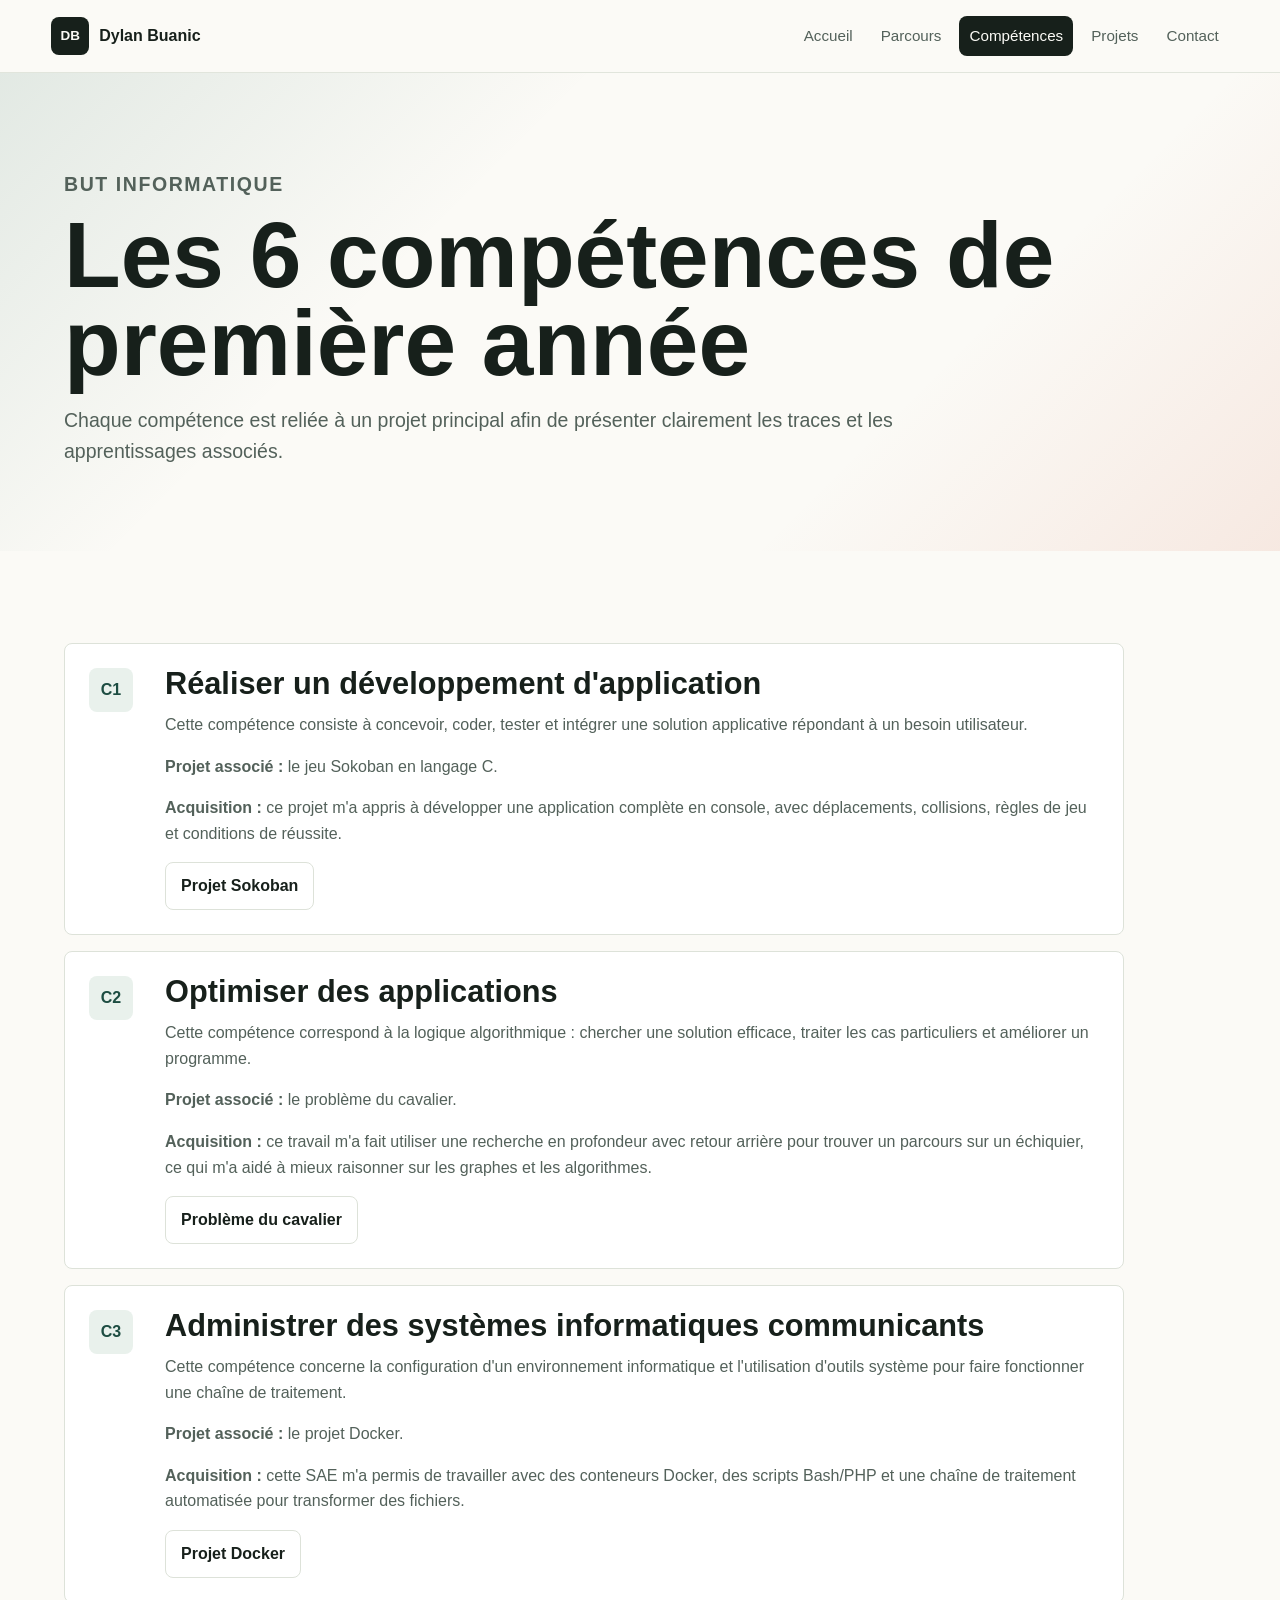
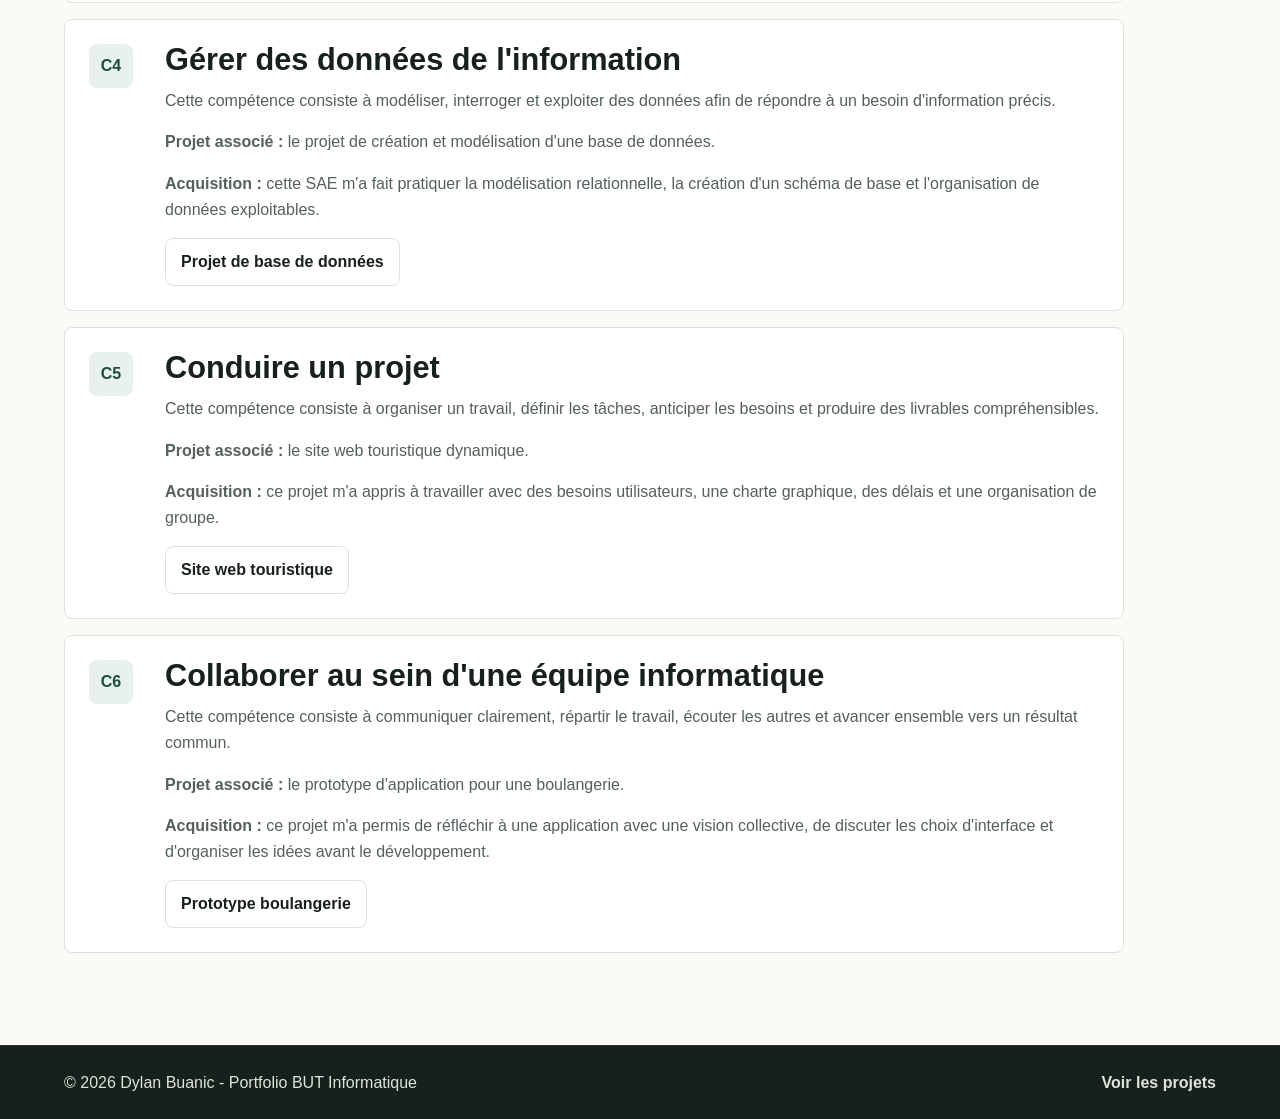
<file: portfolio/competences.html>
<!DOCTYPE html>
<html lang="fr">
<head>
  <meta charset="UTF-8">
  <meta name="viewport" content="width=device-width, initial-scale=1.0">
  <title>Compétences - Dylan Buanic</title>
  <meta name="description" content="Les 6 compétences de première année du BUT Informatique dans le portfolio de Dylan Buanic.">
  <link rel="stylesheet" href="styles.css?v=photo-fix">
</head>
<body>
  <header class="site-header">
    <a class="brand" href="index.html" aria-label="Retour à l'accueil">
      <span class="brand-mark">DB</span>
      <span>Dylan Buanic</span>
    </a>
    <nav class="main-nav" aria-label="Navigation principale">
      <a href="index.html">Accueil</a>
      <a href="parcours.html">Parcours</a>
      <a class="active" href="competences.html">Compétences</a>
      <a href="projets.html">Projets</a>
      <a href="contact.html">Contact</a>
    </nav>
  </header>

  <main>
    <section class="page-hero">
      <p class="kicker">BUT Informatique</p>
      <h1>Les 6 compétences de première année</h1>
      <p>
        Chaque compétence est reliée à un projet principal afin de présenter clairement les traces
        et les apprentissages associés.
      </p>
    </section>

    <section class="section">
      <div class="competence-detail-list">
        <article class="competence-detail" id="c1">
          <span class="competence-number">C1</span>
          <div>
            <h2>Réaliser un développement d'application</h2>
            <p>
              Cette compétence consiste à concevoir, coder, tester et intégrer une solution applicative
              répondant à un besoin utilisateur.
            </p>
            <p><strong>Projet associé :</strong> le jeu Sokoban en langage C.</p>
            <p><strong>Acquisition :</strong> ce projet m'a appris à développer une application complète en console, avec déplacements, collisions, règles de jeu et conditions de réussite.</p>
            <div class="evidence-links" aria-label="Projet Sokoban">
              <a href="projets.html#sokoban">Projet Sokoban</a>
            </div>
          </div>
        </article>

        <article class="competence-detail" id="c2">
          <span class="competence-number">C2</span>
          <div>
            <h2>Optimiser des applications</h2>
            <p>
              Cette compétence correspond à la logique algorithmique : chercher une solution efficace,
              traiter les cas particuliers et améliorer un programme.
            </p>
            <p><strong>Projet associé :</strong> le problème du cavalier.</p>
            <p><strong>Acquisition :</strong> ce travail m'a fait utiliser une recherche en profondeur avec retour arrière pour trouver un parcours sur un échiquier, ce qui m'a aidé à mieux raisonner sur les graphes et les algorithmes.</p>
            <div class="evidence-links" aria-label="Projet problème du cavalier">
              <a href="projets.html#cavalier">Problème du cavalier</a>
            </div>
          </div>
        </article>

        <article class="competence-detail" id="c3">
          <span class="competence-number">C3</span>
          <div>
            <h2>Administrer des systèmes informatiques communicants</h2>
            <p>
              Cette compétence concerne la configuration d'un environnement informatique et l'utilisation
              d'outils système pour faire fonctionner une chaîne de traitement.
            </p>
            <p><strong>Projet associé :</strong> le projet Docker.</p>
            <p><strong>Acquisition :</strong> cette SAE m'a permis de travailler avec des conteneurs Docker, des scripts Bash/PHP et une chaîne de traitement automatisée pour transformer des fichiers.</p>
            <div class="evidence-links" aria-label="Projet Docker">
              <a href="projets.html#sae103-docker">Projet Docker</a>
            </div>
          </div>
        </article>

        <article class="competence-detail" id="c4">
          <span class="competence-number">C4</span>
          <div>
            <h2>Gérer des données de l'information</h2>
            <p>
              Cette compétence consiste à modéliser, interroger et exploiter des données afin de répondre
              à un besoin d'information précis.
            </p>
            <p><strong>Projet associé :</strong> le projet de création et modélisation d'une base de données.</p>
            <p><strong>Acquisition :</strong> cette SAE m'a fait pratiquer la modélisation relationnelle, la création d'un schéma de base et l'organisation de données exploitables.</p>
            <div class="evidence-links" aria-label="Projet de base de données">
              <a href="projets.html#sae104-bdd">Projet de base de données</a>
            </div>
          </div>
        </article>

        <article class="competence-detail" id="c5">
          <span class="competence-number">C5</span>
          <div>
            <h2>Conduire un projet</h2>
            <p>
              Cette compétence consiste à organiser un travail, définir les tâches, anticiper les besoins
              et produire des livrables compréhensibles.
            </p>
            <p><strong>Projet associé :</strong> le site web touristique dynamique.</p>
            <p><strong>Acquisition :</strong> ce projet m'a appris à travailler avec des besoins utilisateurs, une charte graphique, des délais et une organisation de groupe.</p>
            <div class="evidence-links" aria-label="Projet site web touristique">
              <a href="projets.html#site-touristique">Site web touristique</a>
            </div>
          </div>
        </article>

        <article class="competence-detail" id="c6">
          <span class="competence-number">C6</span>
          <div>
            <h2>Collaborer au sein d'une équipe informatique</h2>
            <p>
              Cette compétence consiste à communiquer clairement, répartir le travail, écouter les autres et avancer ensemble
              vers un résultat commun.
            </p>
            <p><strong>Projet associé :</strong> le prototype d'application pour une boulangerie.</p>
            <p><strong>Acquisition :</strong> ce projet m'a permis de réfléchir à une application avec une vision collective, de discuter les choix d'interface et d'organiser les idées avant le développement.</p>
            <div class="evidence-links" aria-label="Projet prototype boulangerie">
              <a href="projets.html#boulangerie">Prototype boulangerie</a>
            </div>
          </div>
        </article>
      </div>
    </section>
  </main>

  <footer class="site-footer">
    <p>© 2026 Dylan Buanic - Portfolio BUT Informatique</p>
    <a href="projets.html">Voir les projets</a>
  </footer>
</body>
</html>
</file>
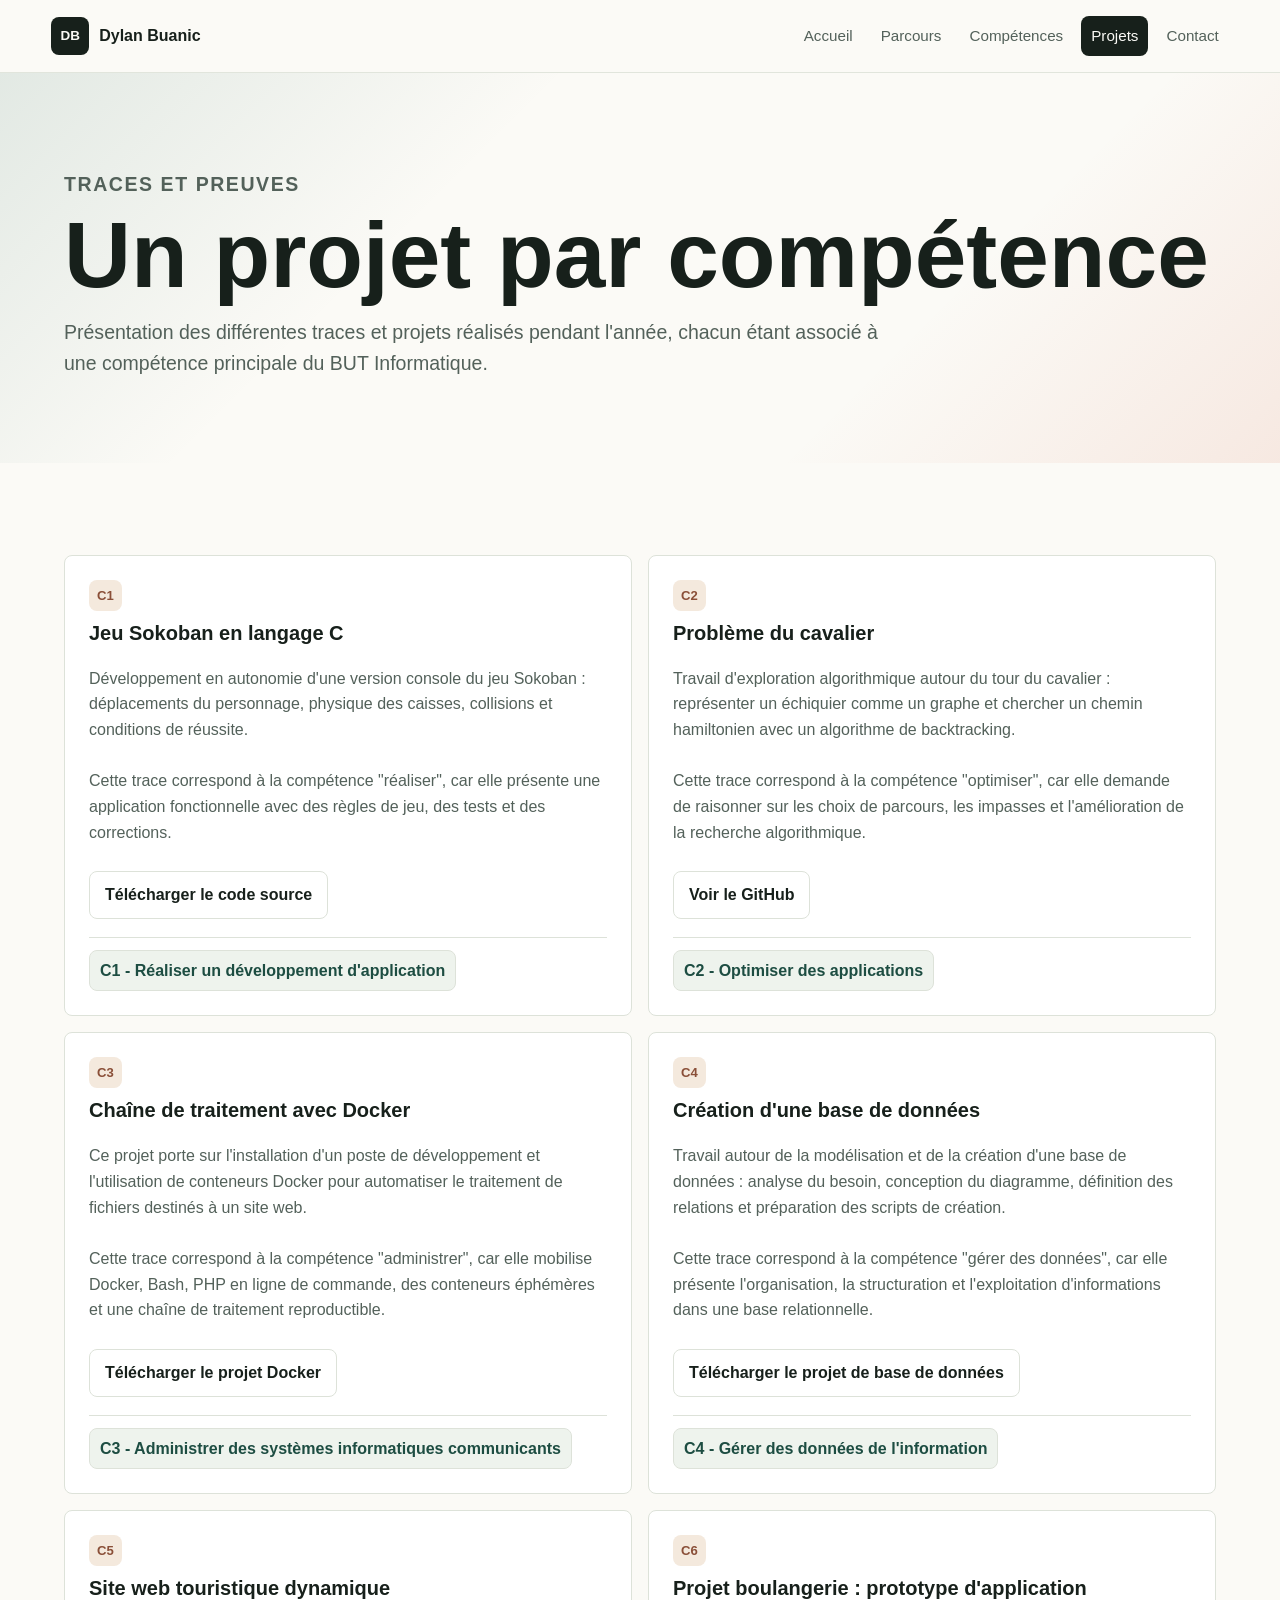
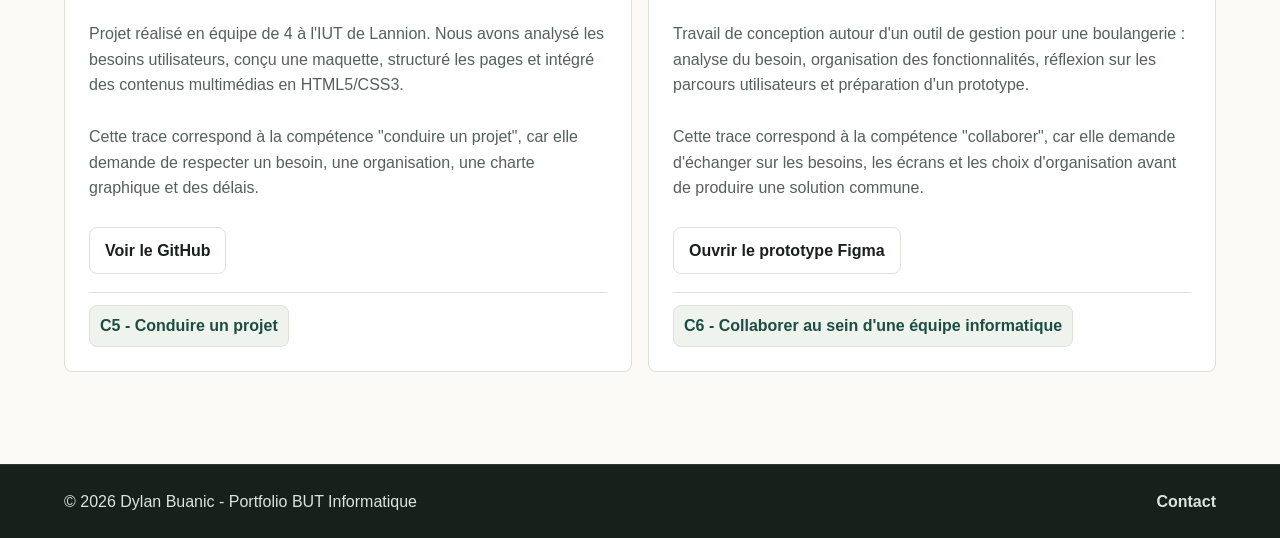
<file: portfolio/projets.html>
<!DOCTYPE html>
<html lang="fr">
<head>
  <meta charset="UTF-8">
  <meta name="viewport" content="width=device-width, initial-scale=1.0">
  <title>Projets - Dylan Buanic</title>
  <meta name="description" content="Projets et traces du portfolio de Dylan Buanic.">
  <link rel="stylesheet" href="styles.css?v=photo-fix">
</head>
<body>
  <header class="site-header">
    <a class="brand" href="index.html" aria-label="Retour à l'accueil">
      <span class="brand-mark">DB</span>
      <span>Dylan Buanic</span>
    </a>
    <nav class="main-nav" aria-label="Navigation principale">
      <a href="index.html">Accueil</a>
      <a href="parcours.html">Parcours</a>
      <a href="competences.html">Compétences</a>
      <a class="active" href="projets.html">Projets</a>
      <a href="contact.html">Contact</a>
    </nav>
  </header>

  <main>
    <section class="page-hero">
      <p class="kicker">Traces et preuves</p>
      <h1>Un projet par compétence</h1>
      <p>
        Présentation des différentes traces et projets réalisés pendant l'année, chacun étant associé
        à une compétence principale du BUT Informatique.
      </p>
    </section>

    <section class="section">
      <div class="project-list">
        <article class="project-card" id="sokoban">
          <div class="project-copy">
            <span class="tag">C1</span>
            <h3>Jeu Sokoban en langage C</h3>
            <p>
              Développement en autonomie d'une version console du jeu Sokoban : déplacements du personnage,
              physique des caisses, collisions et conditions de réussite.
            </p>
            <p>
              Cette trace correspond à la compétence "réaliser", car elle présente une application
              fonctionnelle avec des règles de jeu, des tests et des corrections.
            </p>
            <div class="inline-links">
              <a href="assets/PROJETSOKOBAN.c" download>Télécharger le code source</a>
            </div>
            <div class="related-competences" aria-label="Compétence liée au jeu Sokoban">
              <a href="competences.html#c1">C1 - Réaliser un développement d'application</a>
            </div>
          </div>
        </article>

        <article class="project-card" id="cavalier">
          <div class="project-copy">
            <span class="tag">C2</span>
            <h3>Problème du cavalier</h3>
            <p>
              Travail d'exploration algorithmique autour du tour du cavalier : représenter un échiquier comme
              un graphe et chercher un chemin hamiltonien avec un algorithme de backtracking.
            </p>
            <p>
              Cette trace correspond à la compétence "optimiser", car elle demande de raisonner sur les choix de parcours,
              les impasses et l'amélioration de la recherche algorithmique.
            </p>
            <div class="inline-links">
              <a href="https://github.com/3vannn/SAE-2.02" target="_blank" rel="noreferrer">Voir le GitHub</a>
            </div>
            <div class="related-competences" aria-label="Compétence liée au problème du cavalier">
              <a href="competences.html#c2">C2 - Optimiser des applications</a>
            </div>
          </div>
        </article>

        <article class="project-card" id="sae103-docker">
          <div class="project-copy">
            <span class="tag">C3</span>
            <h3>Chaîne de traitement avec Docker</h3>
            <p>
              Ce projet porte sur l'installation d'un poste de développement et l'utilisation de conteneurs Docker
              pour automatiser le traitement de fichiers destinés à un site web.
            </p>
            <p>
              Cette trace correspond à la compétence "administrer", car elle mobilise Docker, Bash, PHP en ligne de commande,
              des conteneurs éphémères et une chaîne de traitement reproductible.
            </p>
            <div class="inline-links">
              <a href="assets/projet-docker-complet.zip" download>Télécharger le projet Docker</a>
            </div>
            <div class="related-competences" aria-label="Compétence liée au projet Docker">
              <a href="competences.html#c3">C3 - Administrer des systèmes informatiques communicants</a>
            </div>
          </div>
        </article>

        <article class="project-card" id="sae104-bdd">
          <div class="project-copy">
            <span class="tag">C4</span>
            <h3>Création d'une base de données</h3>
            <p>
              Travail autour de la modélisation et de la création d'une base de données : analyse du besoin,
              conception du diagramme, définition des relations et préparation des scripts de création.
            </p>
            <p>
              Cette trace correspond à la compétence "gérer des données", car elle présente l'organisation,
              la structuration et l'exploitation d'informations dans une base relationnelle.
            </p>
            <div class="inline-links">
              <a href="assets/projet-base-de-donnees-complet.zip" download>Télécharger le projet de base de données</a>
            </div>
            <div class="related-competences" aria-label="Compétence liée au projet de base de données">
              <a href="competences.html#c4">C4 - Gérer des données de l'information</a>
            </div>
          </div>
        </article>

        <article class="project-card" id="site-touristique">
          <div class="project-copy">
            <span class="tag">C5</span>
            <h3>Site web touristique dynamique</h3>
            <p>
              Projet réalisé en équipe de 4 à l'IUT de Lannion. Nous avons analysé les besoins utilisateurs,
              conçu une maquette, structuré les pages et intégré des contenus multimédias en HTML5/CSS3.
            </p>
            <p>
              Cette trace correspond à la compétence "conduire un projet", car elle demande de respecter un besoin,
              une organisation, une charte graphique et des délais.
            </p>
            <div class="inline-links">
              <a href="https://github.com/Saynex228/site-portugal-tourism" target="_blank" rel="noreferrer">Voir le GitHub</a>
            </div>
            <div class="related-competences" aria-label="Compétence liée au site touristique">
              <a href="competences.html#c5">C5 - Conduire un projet</a>
            </div>
          </div>
        </article>

        <article class="project-card" id="boulangerie">
          <div class="project-copy">
            <span class="tag">C6</span>
            <h3>Projet boulangerie : prototype d'application</h3>
            <p>
              Travail de conception autour d'un outil de gestion pour une boulangerie : analyse du besoin,
              organisation des fonctionnalités, réflexion sur les parcours utilisateurs et préparation d'un prototype.
            </p>
            <p>
              Cette trace correspond à la compétence "collaborer", car elle demande d'échanger sur les besoins,
              les écrans et les choix d'organisation avant de produire une solution commune.
            </p>
            <div class="inline-links">
              <a href="https://www.figma.com/proto/wZGs14nMVqGBvM8hCrn068/Maquettes-Principale-Boulangerie-Chausson?node-id=2-3&p=f&t=wtktDBCOM9G4yUtj-1&scaling=min-zoom&content-scaling=fixed&page-id=2%3A2" target="_blank" rel="noreferrer">Ouvrir le prototype Figma</a>
            </div>
            <div class="related-competences" aria-label="Compétence liée au projet boulangerie">
              <a href="competences.html#c6">C6 - Collaborer au sein d'une équipe informatique</a>
            </div>
          </div>
        </article>
      </div>
    </section>
  </main>

  <footer class="site-footer">
    <p>© 2026 Dylan Buanic - Portfolio BUT Informatique</p>
    <a href="contact.html">Contact</a>
  </footer>
</body>
</html>
</file>
<file: styles.css>
:root {
  --ink: #17201b;
  --muted-ink: #53615a;
  --paper: #fbfaf6;
  --panel: #ffffff;
  --line: #dde2d9;
  --sage: #2f6f5e;
  --sage-dark: #1d4d42;
  --coral: #d56a4a;
  --gold: #c9952e;
  --sky: #5b8fa8;
  --shadow: 0 20px 55px rgba(23, 32, 27, 0.12);
}

* {
  box-sizing: border-box;
}

html {
  scroll-behavior: smooth;
}

body {
  margin: 0;
  background: var(--paper);
  color: var(--ink);
  font-family: Arial, Helvetica, sans-serif;
  line-height: 1.6;
}

a {
  color: inherit;
  text-decoration: none;
}

img {
  display: block;
  max-width: 100%;
}

.site-header {
  position: sticky;
  top: 0;
  z-index: 20;
  display: flex;
  align-items: center;
  justify-content: space-between;
  gap: 24px;
  padding: 16px clamp(18px, 4vw, 56px);
  border-bottom: 1px solid rgba(221, 226, 217, 0.85);
  background: rgba(251, 250, 246, 0.94);
  backdrop-filter: blur(14px);
}

.brand {
  display: inline-flex;
  align-items: center;
  gap: 10px;
  min-width: max-content;
  font-weight: 800;
}

.brand-mark {
  display: grid;
  width: 38px;
  height: 38px;
  place-items: center;
  border-radius: 8px;
  background: var(--ink);
  color: var(--paper);
  font-size: 0.84rem;
  letter-spacing: 0;
}

.main-nav {
  display: flex;
  flex-wrap: wrap;
  justify-content: flex-end;
  gap: 8px;
  font-size: 0.95rem;
}

.main-nav a {
  padding: 8px 10px;
  border-radius: 8px;
  color: var(--muted-ink);
}

.main-nav a:hover,
.main-nav a:focus-visible {
  background: #eef3ed;
  color: var(--ink);
}

.main-nav a.active {
  background: var(--ink);
  color: var(--paper);
}

.hero {
  display: grid;
  grid-template-columns: minmax(0, 1.2fr) minmax(280px, 0.8fr);
  align-items: center;
  gap: clamp(28px, 5vw, 72px);
  min-height: calc(100vh - 72px);
  padding: clamp(46px, 8vw, 96px) clamp(18px, 5vw, 72px) clamp(34px, 6vw, 70px);
  background:
    linear-gradient(135deg, rgba(47, 111, 94, 0.14), transparent 34%),
    linear-gradient(315deg, rgba(213, 106, 74, 0.16), transparent 30%),
    var(--paper);
}

.hero-content {
  max-width: 760px;
}

.kicker {
  margin: 0 0 10px;
  color: var(--sage-dark);
  font-size: 0.78rem;
  font-weight: 800;
  letter-spacing: 0.08em;
  text-transform: uppercase;
}

h1,
h2,
h3,
p {
  margin-top: 0;
}

h1 {
  margin-bottom: 18px;
  font-size: clamp(2.55rem, 8vw, 5.8rem);
  line-height: 0.95;
  letter-spacing: 0;
}

h2 {
  margin-bottom: 0;
  font-size: clamp(2rem, 4.2vw, 3.4rem);
  line-height: 1.05;
  letter-spacing: 0;
}

h3 {
  margin-bottom: 10px;
  font-size: 1.25rem;
  line-height: 1.25;
  letter-spacing: 0;
}

.hero-lead {
  max-width: 680px;
  color: var(--muted-ink);
  font-size: clamp(1.05rem, 2vw, 1.28rem);
}

.hero-actions,
.contact-actions,
.inline-links,
.evidence-links,
.related-competences {
  display: flex;
  flex-wrap: wrap;
  gap: 10px;
}

.button,
.inline-links a,
.evidence-links a,
.related-competences a,
.project-card a {
  display: inline-flex;
  align-items: center;
  justify-content: center;
  min-height: 42px;
  padding: 10px 15px;
  border: 1px solid var(--line);
  border-radius: 8px;
  font-weight: 800;
}

.button.primary {
  border-color: var(--sage);
  background: var(--sage);
  color: white;
}

.button.secondary {
  border-color: var(--ink);
  background: var(--ink);
  color: white;
}

.button.ghost,
.inline-links a,
.evidence-links a,
.related-competences a,
.project-card a {
  background: var(--panel);
  color: var(--ink);
}

.button:hover,
.inline-links a:hover,
.evidence-links a:hover,
.related-competences a:hover,
.project-card a:hover,
.button:focus-visible,
.inline-links a:focus-visible,
.evidence-links a:focus-visible,
.related-competences a:focus-visible,
.project-card a:focus-visible {
  transform: translateY(-1px);
  box-shadow: 0 10px 22px rgba(23, 32, 27, 0.12);
}

.hero-panel {
  display: grid;
  gap: 22px;
  padding: clamp(20px, 4vw, 30px);
  border: 1px solid var(--line);
  border-radius: 8px;
  background: rgba(255, 255, 255, 0.82);
  box-shadow: var(--shadow);
}

.portrait {
  display: block;
  width: min(100%, 230px);
  height: min(72vw, 230px);
  object-fit: cover;
  object-position: center 24%;
  margin-inline: auto;
  border: 1px solid #d5ddcf;
  border-radius: 8px;
  background: #eef2ec;
  box-shadow: 0 18px 34px rgba(23, 32, 27, 0.14);
}

.identity-list {
  display: grid;
  gap: 14px;
  margin: 0;
}

.identity-list div {
  display: grid;
  gap: 2px;
  padding-top: 14px;
  border-top: 1px solid var(--line);
}

.identity-list dt,
.fact span,
.timeline-date,
.tag {
  color: var(--muted-ink);
  font-size: 0.82rem;
  font-weight: 800;
  text-transform: uppercase;
}

.identity-list dd {
  margin: 0;
  font-weight: 700;
}

.section {
  padding: clamp(52px, 8vw, 92px) clamp(18px, 5vw, 72px);
}

.muted {
  background: #eef1ea;
}

.section-heading {
  max-width: 820px;
  margin-bottom: clamp(24px, 4vw, 40px);
}

.page-hero {
  padding: clamp(54px, 8vw, 96px) clamp(18px, 5vw, 72px) clamp(34px, 6vw, 64px);
  background:
    linear-gradient(135deg, rgba(47, 111, 94, 0.12), transparent 34%),
    linear-gradient(315deg, rgba(213, 106, 74, 0.12), transparent 30%),
    var(--paper);
}

.page-hero p {
  max-width: 850px;
  color: var(--muted-ink);
  font-size: clamp(1.05rem, 2vw, 1.22rem);
}

.two-columns {
  display: grid;
  grid-template-columns: minmax(0, 1fr) minmax(280px, 0.82fr);
  gap: clamp(24px, 5vw, 62px);
  align-items: start;
}

.two-columns p,
.contact-layout p {
  color: var(--muted-ink);
  font-size: 1.04rem;
}

.fact-grid {
  display: grid;
  grid-template-columns: repeat(2, minmax(0, 1fr));
  gap: 12px;
}

.fact,
.overview-card,
.competence-detail,
.competence-card,
.project-card {
  border: 1px solid var(--line);
  border-radius: 8px;
  background: var(--panel);
}

.fact {
  display: grid;
  gap: 4px;
  min-height: 106px;
  padding: 18px;
}

.fact strong {
  overflow-wrap: anywhere;
}

.overview-grid {
  display: grid;
  grid-template-columns: repeat(4, minmax(0, 1fr));
  gap: 16px;
}

.overview-card {
  display: grid;
  align-content: start;
  gap: 10px;
  min-height: 230px;
  padding: 22px;
}

.overview-card p {
  color: var(--muted-ink);
}

.overview-card a {
  align-self: end;
  font-weight: 800;
  color: var(--sage-dark);
}

.timeline {
  display: grid;
  gap: 16px;
  max-width: 980px;
}

.subsection-title {
  margin: 26px 0 14px;
  font-size: 1.05rem;
  text-transform: uppercase;
  color: var(--sage-dark);
}

.timeline-item {
  display: grid;
  grid-template-columns: 150px minmax(0, 1fr);
  gap: 22px;
  padding: 22px;
  border-left: 5px solid var(--sage);
  border-radius: 8px;
  background: var(--panel);
}

.timeline-item p {
  margin-bottom: 12px;
  color: var(--muted-ink);
}

.skills-strip {
  display: flex;
  flex-wrap: wrap;
  gap: 10px;
  margin-top: 28px;
  max-width: 980px;
}

.skills-strip span {
  display: inline-flex;
  min-height: 36px;
  align-items: center;
  padding: 7px 11px;
  border: 1px solid var(--line);
  border-radius: 8px;
  background: var(--panel);
  font-weight: 800;
}

.competence-grid {
  display: grid;
  grid-template-columns: repeat(3, minmax(0, 1fr));
  gap: 16px;
}

.competence-detail-list {
  display: grid;
  gap: 16px;
  max-width: 1060px;
}

.competence-detail {
  display: grid;
  grid-template-columns: 58px minmax(0, 1fr);
  gap: 18px;
  padding: 24px;
}

.competence-detail h2 {
  margin-bottom: 12px;
  font-size: clamp(1.35rem, 2.4vw, 2rem);
}

.competence-detail p {
  color: var(--muted-ink);
}

.evidence-links,
.related-competences {
  margin-top: 8px;
}

.related-competences {
  padding-top: 12px;
  border-top: 1px solid var(--line);
}

.related-competences a {
  min-height: 34px;
  padding: 7px 10px;
  background: #eef3ed;
  color: var(--sage-dark);
}

.competence-card {
  display: grid;
  align-content: start;
  gap: 12px;
  min-height: 360px;
  padding: 22px;
}

.competence-number {
  display: inline-grid;
  width: 44px;
  height: 44px;
  place-items: center;
  border-radius: 8px;
  background: #e9f1ec;
  color: var(--sage-dark);
  font-weight: 900;
}

.competence-card:nth-child(2) .competence-number,
.competence-card:nth-child(5) .competence-number {
  background: #f7eee3;
  color: #8a5b14;
}

.competence-card:nth-child(3) .competence-number,
.competence-card:nth-child(6) .competence-number {
  background: #edf3f6;
  color: #2f6077;
}

.competence-card p,
.competence-card li,
.project-card p {
  color: var(--muted-ink);
}

.competence-card ul {
  display: grid;
  gap: 8px;
  margin: 0;
  padding-left: 18px;
}

.project-list {
  display: grid;
  grid-template-columns: repeat(2, minmax(0, 1fr));
  gap: 16px;
}

.project-card {
  scroll-margin-top: 96px;
  overflow: hidden;
}

.project-copy {
  display: grid;
  align-content: start;
  gap: 10px;
  padding: 24px;
}

.tag {
  width: fit-content;
  padding: 5px 8px;
  border-radius: 8px;
  background: #f4e9dd;
  color: #8a4f38;
}

.contact-section {
  background: var(--ink);
  color: var(--paper);
}

.page-contact {
  min-height: 360px;
}

.contact-section .kicker,
.contact-layout p {
  color: #b8cabf;
}

.contact-layout {
  display: grid;
  grid-template-columns: minmax(0, 0.9fr) minmax(280px, 1fr);
  gap: 24px;
  align-items: center;
}

.contact-section .button.ghost {
  border-color: rgba(255, 255, 255, 0.22);
  background: transparent;
  color: var(--paper);
}

.site-footer {
  display: flex;
  flex-wrap: wrap;
  justify-content: space-between;
  gap: 14px;
  padding: 24px clamp(18px, 5vw, 72px);
  border-top: 1px solid #2b352f;
  background: var(--ink);
  color: #dce4dc;
}

.site-footer p {
  margin: 0;
}

.site-footer a {
  font-weight: 800;
}

@media (max-width: 980px) {
  .site-header {
    align-items: flex-start;
    flex-direction: column;
  }

  .main-nav {
    justify-content: flex-start;
  }

  .hero,
  .two-columns,
  .contact-layout {
    grid-template-columns: 1fr;
  }

  .hero {
    min-height: auto;
  }

  .competence-grid,
  .project-list,
  .overview-grid {
    grid-template-columns: repeat(2, minmax(0, 1fr));
  }
}

@media (max-width: 680px) {
  .main-nav a {
    padding-inline: 8px;
  }

  .hero-actions,
  .contact-actions,
  .inline-links,
  .evidence-links,
  .related-competences {
    align-items: stretch;
    flex-direction: column;
  }

  .button,
  .inline-links a,
  .evidence-links a,
  .related-competences a,
  .project-card a {
    width: 100%;
  }

  .fact-grid,
  .competence-grid,
  .project-list,
  .overview-grid,
  .competence-detail {
    grid-template-columns: 1fr;
  }

  .timeline-item {
    grid-template-columns: 1fr;
  }

  .competence-card {
    min-height: auto;
  }
}
</file>
<file: portfolio/styles.css>
:root {
  --ink: #17201b;
  --muted-ink: #53615a;
  --paper: #fbfaf6;
  --panel: #ffffff;
  --line: #dde2d9;
  --sage: #2f6f5e;
  --sage-dark: #1d4d42;
  --coral: #d56a4a;
  --gold: #c9952e;
  --sky: #5b8fa8;
  --shadow: 0 20px 55px rgba(23, 32, 27, 0.12);
}

* {
  box-sizing: border-box;
}

html {
  scroll-behavior: smooth;
}

body {
  margin: 0;
  background: var(--paper);
  color: var(--ink);
  font-family: Arial, Helvetica, sans-serif;
  line-height: 1.6;
}

a {
  color: inherit;
  text-decoration: none;
}

img {
  display: block;
  max-width: 100%;
}

.site-header {
  position: sticky;
  top: 0;
  z-index: 20;
  display: flex;
  align-items: center;
  justify-content: space-between;
  gap: 24px;
  padding: 16px clamp(18px, 4vw, 56px);
  border-bottom: 1px solid rgba(221, 226, 217, 0.85);
  background: rgba(251, 250, 246, 0.94);
  backdrop-filter: blur(14px);
}

.brand {
  display: inline-flex;
  align-items: center;
  gap: 10px;
  min-width: max-content;
  font-weight: 800;
}

.brand-mark {
  display: grid;
  width: 38px;
  height: 38px;
  place-items: center;
  border-radius: 8px;
  background: var(--ink);
  color: var(--paper);
  font-size: 0.84rem;
  letter-spacing: 0;
}

.main-nav {
  display: flex;
  flex-wrap: wrap;
  justify-content: flex-end;
  gap: 8px;
  font-size: 0.95rem;
}

.main-nav a {
  padding: 8px 10px;
  border-radius: 8px;
  color: var(--muted-ink);
}

.main-nav a:hover,
.main-nav a:focus-visible {
  background: #eef3ed;
  color: var(--ink);
}

.main-nav a.active {
  background: var(--ink);
  color: var(--paper);
}

.hero {
  display: grid;
  grid-template-columns: minmax(0, 1.2fr) minmax(280px, 0.8fr);
  align-items: center;
  gap: clamp(28px, 5vw, 72px);
  min-height: calc(100vh - 72px);
  padding: clamp(46px, 8vw, 96px) clamp(18px, 5vw, 72px) clamp(34px, 6vw, 70px);
  background:
    linear-gradient(135deg, rgba(47, 111, 94, 0.14), transparent 34%),
    linear-gradient(315deg, rgba(213, 106, 74, 0.16), transparent 30%),
    var(--paper);
}

.hero-content {
  max-width: 760px;
}

.kicker {
  margin: 0 0 10px;
  color: var(--sage-dark);
  font-size: 0.78rem;
  font-weight: 800;
  letter-spacing: 0.08em;
  text-transform: uppercase;
}

h1,
h2,
h3,
p {
  margin-top: 0;
}

h1 {
  margin-bottom: 18px;
  font-size: clamp(2.55rem, 8vw, 5.8rem);
  line-height: 0.95;
  letter-spacing: 0;
}

h2 {
  margin-bottom: 0;
  font-size: clamp(2rem, 4.2vw, 3.4rem);
  line-height: 1.05;
  letter-spacing: 0;
}

h3 {
  margin-bottom: 10px;
  font-size: 1.25rem;
  line-height: 1.25;
  letter-spacing: 0;
}

.hero-lead {
  max-width: 680px;
  color: var(--muted-ink);
  font-size: clamp(1.05rem, 2vw, 1.28rem);
}

.hero-actions,
.contact-actions,
.inline-links,
.evidence-links,
.related-competences {
  display: flex;
  flex-wrap: wrap;
  gap: 10px;
}

.button,
.inline-links a,
.evidence-links a,
.related-competences a,
.project-card a {
  display: inline-flex;
  align-items: center;
  justify-content: center;
  min-height: 42px;
  padding: 10px 15px;
  border: 1px solid var(--line);
  border-radius: 8px;
  font-weight: 800;
}

.button.primary {
  border-color: var(--sage);
  background: var(--sage);
  color: white;
}

.button.secondary {
  border-color: var(--ink);
  background: var(--ink);
  color: white;
}

.button.ghost,
.inline-links a,
.evidence-links a,
.related-competences a,
.project-card a {
  background: var(--panel);
  color: var(--ink);
}

.button:hover,
.inline-links a:hover,
.evidence-links a:hover,
.related-competences a:hover,
.project-card a:hover,
.button:focus-visible,
.inline-links a:focus-visible,
.evidence-links a:focus-visible,
.related-competences a:focus-visible,
.project-card a:focus-visible {
  transform: translateY(-1px);
  box-shadow: 0 10px 22px rgba(23, 32, 27, 0.12);
}

.hero-panel {
  display: grid;
  gap: 22px;
  padding: clamp(20px, 4vw, 30px);
  border: 1px solid var(--line);
  border-radius: 8px;
  background: rgba(255, 255, 255, 0.82);
  box-shadow: var(--shadow);
}

.portrait {
  display: block;
  width: min(100%, 230px);
  height: min(72vw, 230px);
  object-fit: cover;
  object-position: center 24%;
  margin-inline: auto;
  border: 1px solid #d5ddcf;
  border-radius: 8px;
  background: #eef2ec;
  box-shadow: 0 18px 34px rgba(23, 32, 27, 0.14);
}

.identity-list {
  display: grid;
  gap: 14px;
  margin: 0;
}

.identity-list div {
  display: grid;
  gap: 2px;
  padding-top: 14px;
  border-top: 1px solid var(--line);
}

.identity-list dt,
.fact span,
.timeline-date,
.tag {
  color: var(--muted-ink);
  font-size: 0.82rem;
  font-weight: 800;
  text-transform: uppercase;
}

.identity-list dd {
  margin: 0;
  font-weight: 700;
}

.section {
  padding: clamp(52px, 8vw, 92px) clamp(18px, 5vw, 72px);
}

.muted {
  background: #eef1ea;
}

.section-heading {
  max-width: 820px;
  margin-bottom: clamp(24px, 4vw, 40px);
}

.page-hero {
  padding: clamp(54px, 8vw, 96px) clamp(18px, 5vw, 72px) clamp(34px, 6vw, 64px);
  background:
    linear-gradient(135deg, rgba(47, 111, 94, 0.12), transparent 34%),
    linear-gradient(315deg, rgba(213, 106, 74, 0.12), transparent 30%),
    var(--paper);
}

.page-hero p {
  max-width: 850px;
  color: var(--muted-ink);
  font-size: clamp(1.05rem, 2vw, 1.22rem);
}

.two-columns {
  display: grid;
  grid-template-columns: minmax(0, 1fr) minmax(280px, 0.82fr);
  gap: clamp(24px, 5vw, 62px);
  align-items: start;
}

.two-columns p,
.contact-layout p {
  color: var(--muted-ink);
  font-size: 1.04rem;
}

.fact-grid {
  display: grid;
  grid-template-columns: repeat(2, minmax(0, 1fr));
  gap: 12px;
}

.fact,
.overview-card,
.competence-detail,
.competence-card,
.project-card {
  border: 1px solid var(--line);
  border-radius: 8px;
  background: var(--panel);
}

.fact {
  display: grid;
  gap: 4px;
  min-height: 106px;
  padding: 18px;
}

.fact strong {
  overflow-wrap: anywhere;
}

.overview-grid {
  display: grid;
  grid-template-columns: repeat(4, minmax(0, 1fr));
  gap: 16px;
}

.overview-card {
  display: grid;
  align-content: start;
  gap: 10px;
  min-height: 230px;
  padding: 22px;
}

.overview-card p {
  color: var(--muted-ink);
}

.overview-card a {
  align-self: end;
  font-weight: 800;
  color: var(--sage-dark);
}

.timeline {
  display: grid;
  gap: 16px;
  max-width: 980px;
}

.subsection-title {
  margin: 26px 0 14px;
  font-size: 1.05rem;
  text-transform: uppercase;
  color: var(--sage-dark);
}

.timeline-item {
  display: grid;
  grid-template-columns: 150px minmax(0, 1fr);
  gap: 22px;
  padding: 22px;
  border-left: 5px solid var(--sage);
  border-radius: 8px;
  background: var(--panel);
}

.timeline-item p {
  margin-bottom: 12px;
  color: var(--muted-ink);
}

.skills-strip {
  display: flex;
  flex-wrap: wrap;
  gap: 10px;
  margin-top: 28px;
  max-width: 980px;
}

.skills-strip span {
  display: inline-flex;
  min-height: 36px;
  align-items: center;
  padding: 7px 11px;
  border: 1px solid var(--line);
  border-radius: 8px;
  background: var(--panel);
  font-weight: 800;
}

.competence-grid {
  display: grid;
  grid-template-columns: repeat(3, minmax(0, 1fr));
  gap: 16px;
}

.competence-detail-list {
  display: grid;
  gap: 16px;
  max-width: 1060px;
}

.competence-detail {
  display: grid;
  grid-template-columns: 58px minmax(0, 1fr);
  gap: 18px;
  padding: 24px;
}

.competence-detail h2 {
  margin-bottom: 12px;
  font-size: clamp(1.35rem, 2.4vw, 2rem);
}

.competence-detail p {
  color: var(--muted-ink);
}

.evidence-links,
.related-competences {
  margin-top: 8px;
}

.related-competences {
  padding-top: 12px;
  border-top: 1px solid var(--line);
}

.related-competences a {
  min-height: 34px;
  padding: 7px 10px;
  background: #eef3ed;
  color: var(--sage-dark);
}

.competence-card {
  display: grid;
  align-content: start;
  gap: 12px;
  min-height: 360px;
  padding: 22px;
}

.competence-number {
  display: inline-grid;
  width: 44px;
  height: 44px;
  place-items: center;
  border-radius: 8px;
  background: #e9f1ec;
  color: var(--sage-dark);
  font-weight: 900;
}

.competence-card:nth-child(2) .competence-number,
.competence-card:nth-child(5) .competence-number {
  background: #f7eee3;
  color: #8a5b14;
}

.competence-card:nth-child(3) .competence-number,
.competence-card:nth-child(6) .competence-number {
  background: #edf3f6;
  color: #2f6077;
}

.competence-card p,
.competence-card li,
.project-card p {
  color: var(--muted-ink);
}

.competence-card ul {
  display: grid;
  gap: 8px;
  margin: 0;
  padding-left: 18px;
}

.project-list {
  display: grid;
  grid-template-columns: repeat(2, minmax(0, 1fr));
  gap: 16px;
}

.project-card {
  scroll-margin-top: 96px;
  overflow: hidden;
}

.project-copy {
  display: grid;
  align-content: start;
  gap: 10px;
  padding: 24px;
}

.tag {
  width: fit-content;
  padding: 5px 8px;
  border-radius: 8px;
  background: #f4e9dd;
  color: #8a4f38;
}

.contact-section {
  background: var(--ink);
  color: var(--paper);
}

.page-contact {
  min-height: 360px;
}

.contact-section .kicker,
.contact-layout p {
  color: #b8cabf;
}

.contact-layout {
  display: grid;
  grid-template-columns: minmax(0, 0.9fr) minmax(280px, 1fr);
  gap: 24px;
  align-items: center;
}

.contact-section .button.ghost {
  border-color: rgba(255, 255, 255, 0.22);
  background: transparent;
  color: var(--paper);
}

.site-footer {
  display: flex;
  flex-wrap: wrap;
  justify-content: space-between;
  gap: 14px;
  padding: 24px clamp(18px, 5vw, 72px);
  border-top: 1px solid #2b352f;
  background: var(--ink);
  color: #dce4dc;
}

.site-footer p {
  margin: 0;
}

.site-footer a {
  font-weight: 800;
}

@media (max-width: 980px) {
  .site-header {
    align-items: flex-start;
    flex-direction: column;
  }

  .main-nav {
    justify-content: flex-start;
  }

  .hero,
  .two-columns,
  .contact-layout {
    grid-template-columns: 1fr;
  }

  .hero {
    min-height: auto;
  }

  .competence-grid,
  .project-list,
  .overview-grid {
    grid-template-columns: repeat(2, minmax(0, 1fr));
  }
}

@media (max-width: 680px) {
  .main-nav a {
    padding-inline: 8px;
  }

  .hero-actions,
  .contact-actions,
  .inline-links,
  .evidence-links,
  .related-competences {
    align-items: stretch;
    flex-direction: column;
  }

  .button,
  .inline-links a,
  .evidence-links a,
  .related-competences a,
  .project-card a {
    width: 100%;
  }

  .fact-grid,
  .competence-grid,
  .project-list,
  .overview-grid,
  .competence-detail {
    grid-template-columns: 1fr;
  }

  .timeline-item {
    grid-template-columns: 1fr;
  }

  .competence-card {
    min-height: auto;
  }
}
</file>
